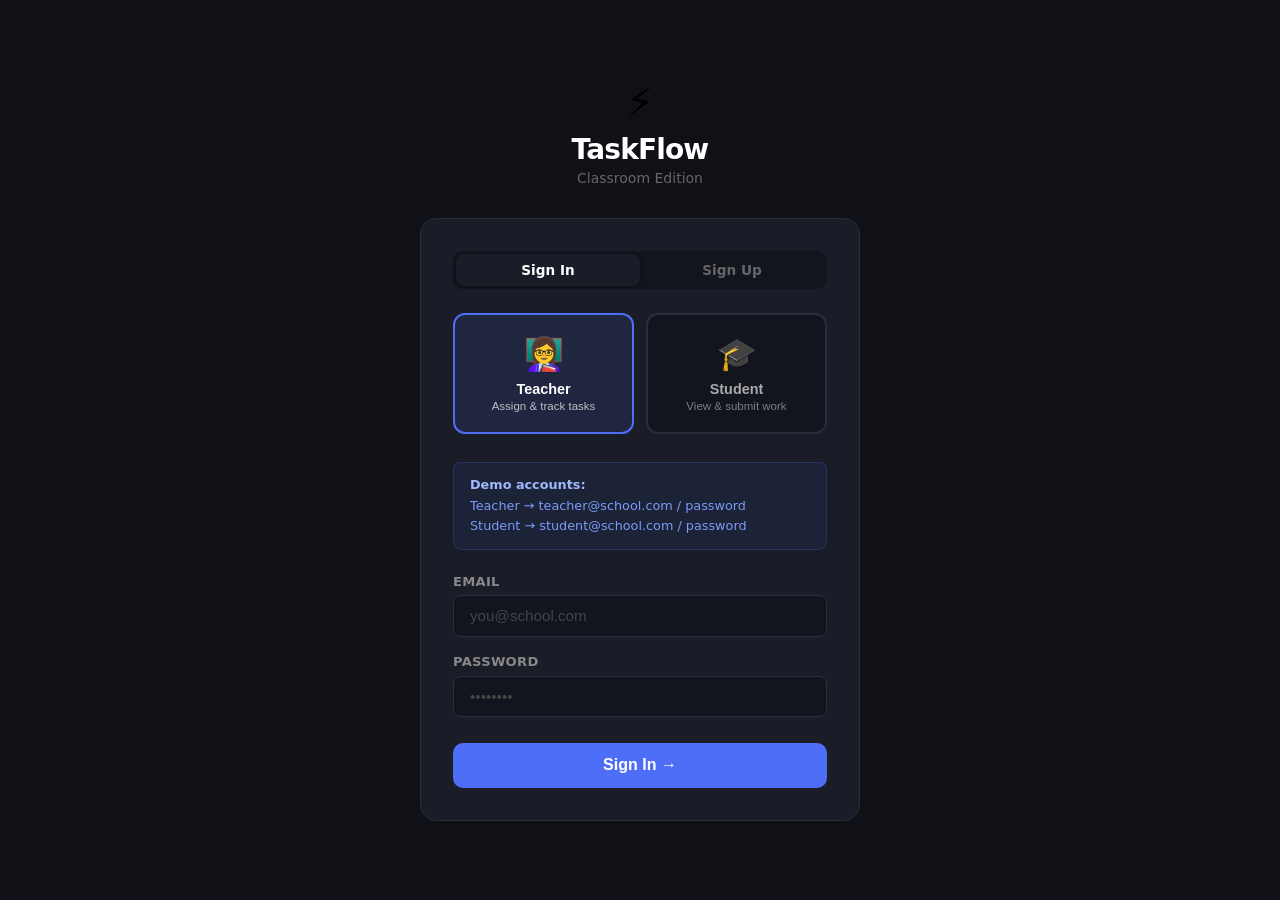
<file: index.html>
<!DOCTYPE html>
<html lang="en">
<head>
  <meta charset="UTF-8" />
  <title>TaskFlow - Dashboard</title>
  <link rel="stylesheet" href="css/style.css" />
  <link rel="stylesheet" href="css/pages.css" />
  <script>
    (function routeBeforeRender() {
      const activeUser = JSON.parse(localStorage.getItem('tf_user') || 'null');
      if (!activeUser) {
        window.location.replace('login.html');
        return;
      }
      if (activeUser.role === 'teacher') {
        window.location.replace('teacher-dashboard.html');
        return;
      }
      window.location.replace('student-dashboard.html');
    })();
  </script>
</head>
<body>
<div class="shell">

  <aside class="sidebar">
    <div class="sidebar-logo">
      <div class="logo-icon">⚡</div>
      <span class="logo-text">TaskFlow</span>
    </div>
    <div class="sidebar-section">
      <div class="sidebar-section-label">Menu</div>
      <a href="index.html" class="nav-item active">
        <span class="nav-icon">🏠</span> Dashboard
      </a>
      <a href="tasks.html" class="nav-item">
        <span class="nav-icon">✅</span> Tasks
        <span class="nav-badge" id="sidebar-task-count">0</span>
      </a>
      <a href="archive.html" class="nav-item">
        <span class="nav-icon">📦</span> Archive
      </a>
      <a href="settings.html" class="nav-item">
        <span class="nav-icon">⚙️</span> Settings
      </a>
    </div>
    <div class="sidebar-footer">
      <div class="user-card">
        <div class="avatar">JD</div>
        <div class="user-info">
          <div class="user-name">Jamie Doe</div>
          <div class="user-role">Developer</div>
        </div>
      </div>
    </div>
  </aside>

  <div class="content">
    <header class="topbar">
      <h1 class="topbar-title">Dashboard</h1>
      <div class="topbar-actions">
        <a href="tasks.html" class="btn btn-primary">+ New Task</a>
      </div>
    </header>

    <main class="page-body">
      <div class="stats-grid">
        <div class="stat-card">
          <div class="stat-label">Total Tasks</div>
          <div class="stat-value" id="dash-total">0</div>
          <div class="stat-sub">across all priorities</div>
        </div>
        <div class="stat-card green">
          <div class="stat-label">Completed</div>
          <div class="stat-value" id="dash-done">0</div>
          <div class="stat-sub">tasks finished</div>
        </div>
        <div class="stat-card yellow">
          <div class="stat-label">Pending</div>
          <div class="stat-value" id="dash-pending">0</div>
          <div class="stat-sub">still in progress</div>
        </div>
        <div class="stat-card">
          <div class="stat-label">Overall Progress</div>
          <div class="stat-value" id="dash-pct">0%</div>
          <div class="progress-wrap">
            
          </div>
        </div>
      </div>

      <div class="dashboard-grid">
        <div class="card">
          <div class="card-header">
            <span class="card-title">Recent Tasks</span>
            <a href="tasks.html" class="btn btn-ghost" style="font-size:0.78rem;padding:0.3rem 0.7rem;">View all →</a>
          </div>
          <table class="table">
            <thead>
              <tr>
                <th>Title</th><th>Priority</th><th>Due Date</th><th>Status</th>
              </tr>
            </thead>
            <tbody id="recent-tasks-body">
              <tr>
                <td colspan="4" style="text-align:center;color:var(--text-muted);padding:2rem;">
                  No tasks yet. <a href="tasks.html" style="color:var(--accent)">Create one →</a>
                </td>
              </tr>
            </tbody>
          </table>
        </div>

        <div class="card">
          <div class="card-header"><span class="card-title">Activity</span></div>
          <div class="activity-feed">
            <div class="activity-item">
              <div class="activity-dot green"></div>
              <div><div class="activity-text"><strong>Design mockups</strong> marked complete</div><div class="activity-time">2 minutes ago</div></div>
            </div>
            <div class="activity-item">
              <div class="activity-dot"></div>
              <div><div class="activity-text"><strong>API integration</strong> task created</div><div class="activity-time">18 minutes ago</div></div>
            </div>
            <div class="activity-item">
              <div class="activity-dot yellow"></div>
              <div><div class="activity-text"><strong>Sprint review</strong> due date updated</div><div class="activity-time">1 hour ago</div></div>
            </div>
            <div class="activity-item">
              <div class="activity-dot red"></div>
              <div><div class="activity-text"><strong>Bug fix #42</strong> is overdue</div><div class="activity-time">3 hours ago</div></div>
            </div>
          </div>
        </div>
      </div>
    </main>
  </div>
</div>

<div class="toast-container"></div>
<script src="js/app.js"></script>
<script src="js/ui.js"></script>
<script>
  const count = loadTasks().filter(t => !t.archived && !t.done).length;
  const badge = document.getElementById('sidebar-task-count');
  if (badge) badge.textContent = count;
</script>
</body>
</html>
</file>
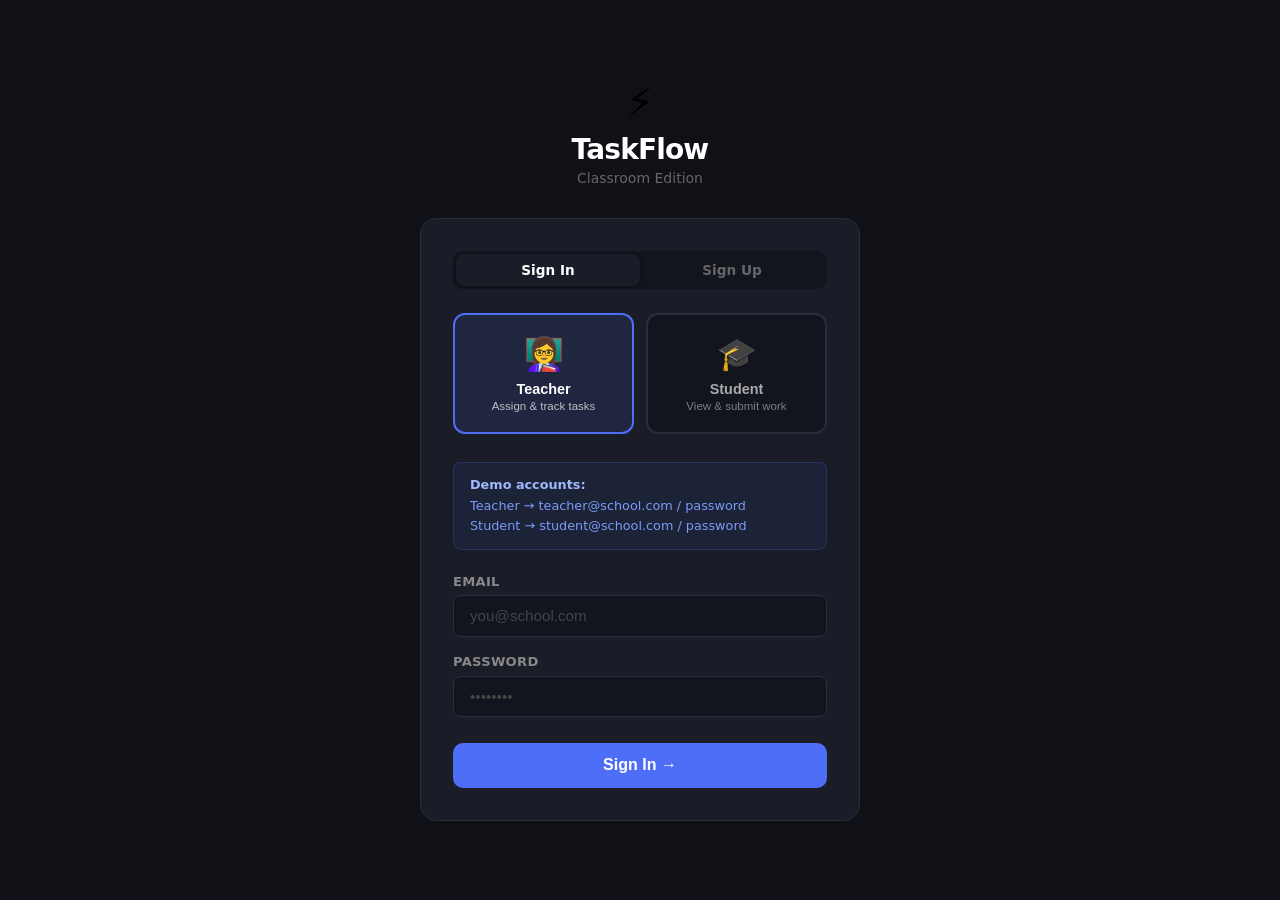
<file: login.html>
<!DOCTYPE html>
<html lang="en">
<head>
  <meta charset="UTF-8" />
  <meta name="viewport" content="width=device-width, initial-scale=1.0" />
  <title>TaskFlow – Sign In</title>
  <style>
    *{box-sizing:border-box;margin:0;padding:0}
    body{min-height:100vh;display:flex;align-items:center;justify-content:center;background:#0f1117;font-family:'Segoe UI',system-ui,sans-serif;padding:1rem}
    .wrap{width:100%;max-width:440px}
    .logo{text-align:center;margin-bottom:2rem}
    .logo-icon{font-size:2.5rem;display:block;margin-bottom:.5rem}
    .logo-text{font-size:1.75rem;font-weight:700;color:#fff;letter-spacing:-.03em}
    .logo-sub{font-size:.875rem;color:#666;margin-top:.25rem}
    .card{background:#1a1d27;border:1px solid #2a2d3a;border-radius:16px;padding:2rem}
    .mode-toggle{display:flex;background:#13151e;border-radius:10px;padding:3px;margin-bottom:1.5rem}
    .mode-btn{flex:1;text-align:center;padding:.5rem;border-radius:8px;cursor:pointer;font-size:.85rem;font-weight:600;color:#666;transition:all .18s;user-select:none}
    .mode-btn.active{background:#1a1d27;color:#fff;box-shadow:0 1px 4px rgba(0,0,0,.4)}
    .role-grid{display:grid;grid-template-columns:1fr 1fr;gap:.75rem;margin-bottom:1.75rem}
    .role-btn{border:2px solid #2a2d3a;background:#13151e;border-radius:12px;padding:1.25rem 1rem;cursor:pointer;text-align:center;transition:all .18s;color:#aaa}
    .role-btn:hover{border-color:#4f6ef7;color:#fff}
    .role-btn.active{border-color:#4f6ef7;background:rgba(79,110,247,.12);color:#fff}
    .role-icon{font-size:2rem;display:block;margin-bottom:.5rem}
    .role-label{font-size:.9rem;font-weight:600}
    .role-desc{font-size:.72rem;margin-top:.2rem;opacity:.7}
    .fg{margin-bottom:1.1rem}
    .fl{display:block;font-size:.82rem;color:#888;margin-bottom:.4rem;text-transform:uppercase;font-weight:600;letter-spacing:.02em}
    .fc{width:100%;padding:.7rem 1rem;background:#13151e;border:1px solid #2a2d3a;border-radius:8px;color:#fff;font-size:.95rem;outline:none;transition:border-color .15s}
    .fc:focus{border-color:#4f6ef7}
    .fc::placeholder{color:#444}
    .btn-main{width:100%;padding:.85rem;color:#fff;border:none;border-radius:10px;font-size:1rem;font-weight:600;cursor:pointer;margin-top:.5rem;transition:background .15s,transform .1s}
    .btn-main.blue{background:#4f6ef7}
    .btn-main.blue:hover{background:#3a56e8}
    .btn-main.green{background:#22c55e}
    .btn-main.green:hover{background:#16a34a}
    .btn-main:active{transform:scale(.98)}
    .msg{border-radius:8px;padding:.6rem .9rem;font-size:.85rem;margin-bottom:1rem;display:none}
    .msg.show{display:block}
    .msg.err{background:rgba(220,60,60,.12);border:1px solid rgba(220,60,60,.3);color:#f87171}
    .msg.ok{background:rgba(34,197,94,.1);border:1px solid rgba(34,197,94,.25);color:#4ade80}
    .demo-hint{background:rgba(79,110,247,.08);border:1px solid rgba(79,110,247,.2);border-radius:8px;padding:.75rem 1rem;margin-bottom:1.5rem;font-size:.8rem;color:#7a9af8;line-height:1.6}
    .demo-hint strong{color:#a0b8ff}
  </style>
</head>
<body>
<div class="wrap">
  <div class="logo">
    <span class="logo-icon">⚡</span>
    <div class="logo-text">TaskFlow</div>
    <div class="logo-sub">Classroom Edition</div>
  </div>
  <div class="card">
    <div class="mode-toggle">
      <div class="mode-btn active" id="btn-signin" onclick="setMode('signin')">Sign In</div>
      <div class="mode-btn"        id="btn-signup" onclick="setMode('signup')">Sign Up</div>
    </div>
    <div class="role-grid">
      <button class="role-btn active" data-role="teacher" onclick="selectRole('teacher')">
        <span class="role-icon">👩‍🏫</span>
        <div class="role-label">Teacher</div>
        <div class="role-desc">Assign &amp; track tasks</div>
      </button>
      <button class="role-btn" data-role="student" onclick="selectRole('student')">
        <span class="role-icon">🎓</span>
        <div class="role-label">Student</div>
        <div class="role-desc">View &amp; submit work</div>
      </button>
    </div>
    <div class="msg err" id="msg-err"></div>
    <div class="msg ok"  id="msg-ok"></div>
    <div class="demo-hint" id="demo-hint">
      <strong>Demo accounts:</strong><br>
      Teacher → teacher@school.com / password<br>
      Student → student@school.com / password
    </div>
    <div class="fg" id="field-name" style="display:none">
      <label class="fl">Full Name</label>
      <input class="fc" type="text" id="f-name" placeholder="Your full name" />
    </div>
    <div class="fg">
      <label class="fl">Email</label>
      <input class="fc" type="email" id="f-email" placeholder="you@school.com" />
    </div>
    <div class="fg">
      <label class="fl">Password</label>
      <input class="fc" type="password" id="f-password" placeholder="••••••••" />
    </div>
    <div class="fg" id="field-confirm" style="display:none">
      <label class="fl">Confirm Password</label>
      <input class="fc" type="password" id="f-confirm" placeholder="••••••••" />
    </div>
    <button class="btn-main blue" id="submit-btn" onclick="handleSubmit()">Sign In →</button>
  </div>
</div>
<script>
  let role = 'teacher', mode = 'signin';

  function getAccounts() {
    return JSON.parse(localStorage.getItem('tf_accounts') || 'null') || [
      { name:'Ms. Taylor',   email:'teacher@school.com', password:'password', role:'teacher' },
      { name:'Alex Johnson', email:'student@school.com', password:'password', role:'student' },
      { name:'Priya Sharma', email:'priya@school.com',   password:'password', role:'student' },
      { name:'Marcus Lee',   email:'marcus@school.com',  password:'password', role:'student' },
      { name:"Sara O'Brien", email:'sara@school.com',    password:'password', role:'student' },
    ];
  }
  function saveAccounts(a) { localStorage.setItem('tf_accounts', JSON.stringify(a)); }
  if (!localStorage.getItem('tf_accounts')) saveAccounts(getAccounts());

  function setMode(m) {
    mode = m;
    document.getElementById('btn-signin').classList.toggle('active', m==='signin');
    document.getElementById('btn-signup').classList.toggle('active', m==='signup');
    document.getElementById('field-name').style.display    = m==='signup' ? '' : 'none';
    document.getElementById('field-confirm').style.display = m==='signup' ? '' : 'none';
    document.getElementById('demo-hint').style.display     = m==='signin' ? '' : 'none';
    const btn = document.getElementById('submit-btn');
    btn.textContent = m==='signup' ? 'Create Account →' : 'Sign In →';
    btn.className   = m==='signup' ? 'btn-main green' : 'btn-main blue';
    clearMsg();
  }

  function selectRole(r) {
    role = r;
    document.querySelectorAll('.role-btn').forEach(b => b.classList.toggle('active', b.dataset.role===r));
    clearMsg();
  }

  function clearMsg() {
    document.getElementById('msg-err').classList.remove('show');
    document.getElementById('msg-ok').classList.remove('show');
  }
  function showErr(t)  { const e=document.getElementById('msg-err'); e.textContent=t; e.classList.add('show'); document.getElementById('msg-ok').classList.remove('show'); }
  function showOk(t)   { const e=document.getElementById('msg-ok');  e.textContent=t; e.classList.add('show'); document.getElementById('msg-err').classList.remove('show'); }

  function handleSubmit() { mode==='signin' ? doSignIn() : doSignUp(); }

  function doSignIn() {
    const email = document.getElementById('f-email').value.trim().toLowerCase();
    const pass  = document.getElementById('f-password').value;
    const acc   = getAccounts().find(a => a.email.toLowerCase()===email && a.password===pass && a.role===role);
    if (!acc) { showErr('Invalid email, password, or role. Please try again.'); return; }

    
    localStorage.setItem('tf_user', JSON.stringify({ role: acc.role, name: acc.name, email: acc.email }));
    window.location.href = acc.role==='teacher' ? 'teacher-dashboard.html' : 'student-dashboard.html';
  }

  function doSignUp() {
    const name    = document.getElementById('f-name').value.trim();
    const email   = document.getElementById('f-email').value.trim().toLowerCase();
    const pass    = document.getElementById('f-password').value;
    const confirm = document.getElementById('f-confirm').value;
    if (!name)               { showErr('Please enter your full name.'); return; }
    if (!email)              { showErr('Please enter your email.'); return; }
    if (pass.length < 6)     { showErr('Password must be at least 6 characters.'); return; }
    if (pass !== confirm)    { showErr('Passwords do not match.'); return; }
    const accounts = getAccounts();
    if (accounts.find(a => a.email.toLowerCase()===email)) { showErr('An account with this email already exists.'); return; }

    accounts.push({ name, email, password: pass, role });
    saveAccounts(accounts);
    showOk(`Account created! You can now sign in.`);
    setMode('signin');
    document.getElementById('f-email').value = email;
    ['f-name','f-password','f-confirm'].forEach(id => document.getElementById(id).value='');
  }

  document.addEventListener('keydown', e => { if(e.key==='Enter') handleSubmit(); });

  const u = JSON.parse(localStorage.getItem('tf_user')||'null');
  if (u) window.location.href = u.role==='teacher' ? 'teacher-dashboard.html' : 'student-dashboard.html';
</script>
</body>
</html>
</file>
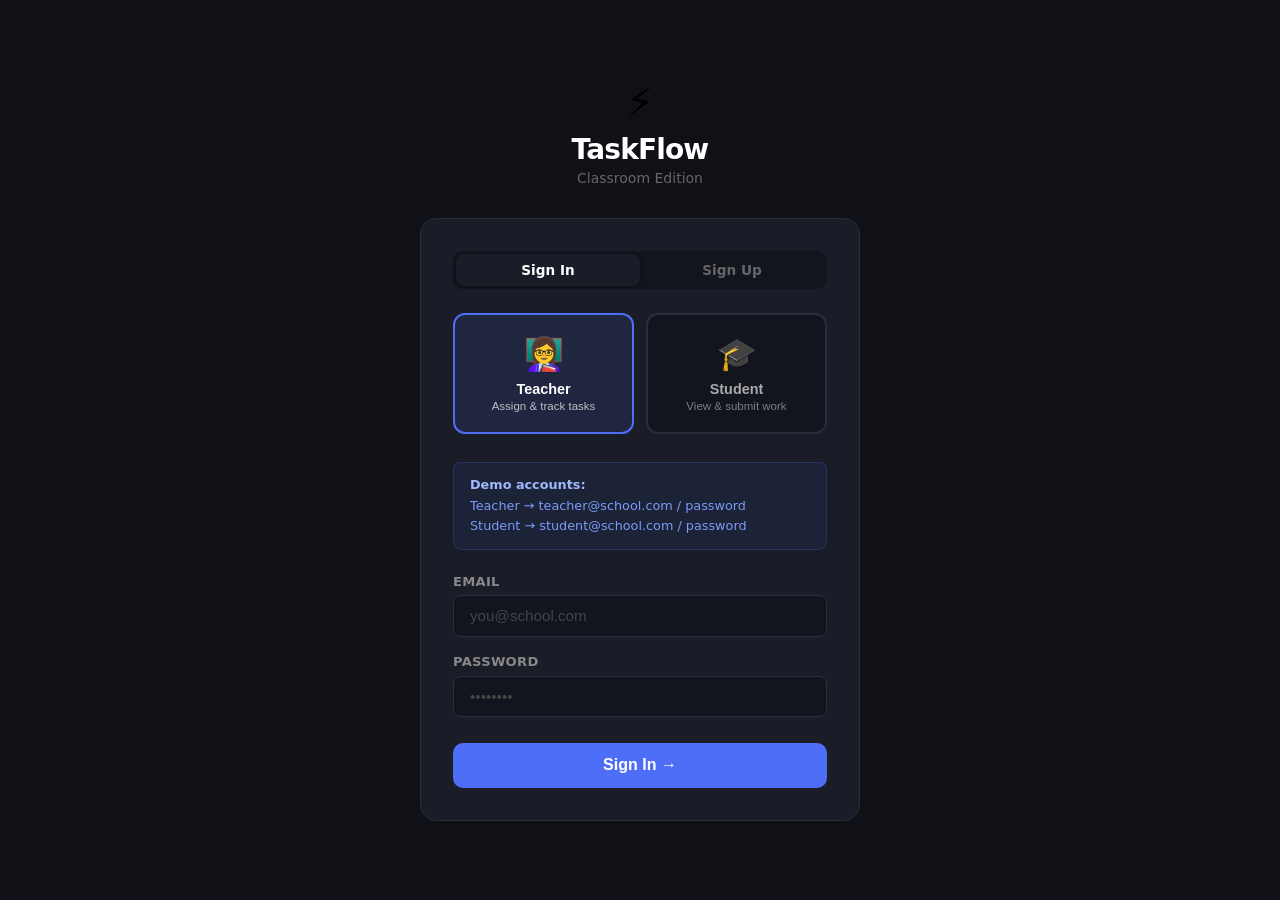
<file: student-dashboard.html>
<!DOCTYPE html>
<html lang="en">
<head>
  <meta charset="UTF-8" />
  <meta name="viewport" content="width=device-width, initial-scale=1.0" />
  <title>TaskFlow – Student Dashboard</title>
  <link rel="stylesheet" href="css/style.css" />
  <link rel="stylesheet" href="css/pages.css" />
  <style>
    .role-badge{display:inline-flex;align-items:center;gap:.4rem;background:rgba(34,197,94,.12);color:#4ade80;border:1px solid rgba(34,197,94,.25);border-radius:20px;font-size:.72rem;font-weight:600;padding:.2rem .7rem;letter-spacing:.04em;text-transform:uppercase}
    .badge{display:inline-block;padding:.2rem .6rem;border-radius:20px;font-size:.72rem;font-weight:600}
    .badge-submitted{background:rgba(34,197,94,.15);color:#4ade80}
    .badge-pending{background:rgba(234,179,8,.15);color:#facc15}
    .badge-overdue{background:rgba(239,68,68,.15);color:#f87171}
    .badge-teacher{background:rgba(79,110,247,.12);color:#7a9af8}
    .badge-own{background:rgba(168,85,247,.12);color:#c084fc}
    .tab-bar{display:flex;gap:0;border-bottom:1px solid #2a2d3a;margin-bottom:1.5rem;flex-wrap:wrap}
    .tab{padding:.6rem 1.1rem;font-size:.85rem;font-weight:600;color:#666;cursor:pointer;border-bottom:2px solid transparent;transition:all .15s}
    .tab.active{color:#4ade80;border-bottom-color:#4ade80}
    .overlay{display:none;position:fixed;inset:0;background:rgba(0,0,0,.55);z-index:100}
    .overlay.open{display:block}
    .modal{display:none;position:fixed;top:50%;left:50%;transform:translate(-50%,-50%);background:#1a1d27;border:1px solid #2a2d3a;border-radius:16px;padding:1.75rem;width:min(480px,92vw);z-index:101;max-height:90vh;overflow-y:auto}
    .modal.open{display:block}
    .modal-title{font-size:1.1rem;font-weight:700;color:#fff;margin-bottom:1.25rem}
    .modal-footer{display:flex;gap:.75rem;justify-content:flex-end;margin-top:1.5rem}
    .form-group{margin-bottom:1rem}
    .form-label{display:block;font-size:.8rem;color:#888;margin-bottom:.35rem;text-transform:uppercase;font-weight:600;letter-spacing:.03em}
    .form-control{width:100%;padding:.65rem .9rem;background:#13151e;border:1px solid #2a2d3a;border-radius:8px;color:#fff;font-size:.9rem;outline:none;transition:border-color .15s}
    .form-control:focus{border-color:#4ade80}
    .form-control::placeholder{color:#444}
    textarea.form-control{resize:vertical;min-height:70px}
    .btn{padding:.6rem 1.2rem;border-radius:8px;font-size:.88rem;font-weight:600;cursor:pointer;border:none;transition:all .15s}
    .btn-primary-green{background:#22c55e;color:#fff}
    .btn-primary-green:hover{background:#16a34a}
    .btn-ghost{background:transparent;border:1px solid #2a2d3a;color:#aaa}
    .btn-ghost:hover{color:#fff;border-color:#555}
    .btn-sm{padding:.32rem .7rem;font-size:.76rem}
    .btn-submit{background:rgba(34,197,94,.12);border:1px solid rgba(34,197,94,.25);color:#4ade80;padding:.3rem .8rem;border-radius:6px;font-size:.78rem;font-weight:600;cursor:pointer;transition:all .15s}
    .btn-submit:hover{background:rgba(34,197,94,.2)}
    .cal-header{display:flex;align-items:center;justify-content:space-between;margin-bottom:1rem;flex-wrap:wrap;gap:.5rem}
    .cal-title{font-size:1.1rem;font-weight:700;color:#fff}
    .cal-nav{display:flex;gap:.4rem}
    .cal-nav-btn{background:#1a1d27;border:1px solid #2a2d3a;color:#aaa;padding:.35rem .75rem;border-radius:7px;cursor:pointer;font-size:.82rem;transition:all .15s}
    .cal-nav-btn:hover{color:#fff;border-color:#555}
    .cal-legend{display:flex;gap:1rem;align-items:center;flex-wrap:wrap;margin-top:.4rem}
    .cal-legend-item{display:flex;align-items:center;gap:.35rem;font-size:.75rem;color:#888}
    .cal-legend-dot{width:8px;height:8px;border-radius:50%;flex-shrink:0}
    .cal-grid-wrap{overflow-x:auto}
    .cal-grid{display:grid;grid-template-columns:repeat(7,minmax(0,1fr));border-top:1px solid #2a2d3a;border-left:1px solid #2a2d3a;min-width:560px}
    .cal-dow{padding:.5rem .4rem;font-size:.72rem;font-weight:600;color:#555;text-align:center;text-transform:uppercase;letter-spacing:.05em;border-right:1px solid #2a2d3a;border-bottom:1px solid #2a2d3a;background:#111318}
    .cal-cell{border-right:1px solid #2a2d3a;border-bottom:1px solid #2a2d3a;min-height:100px;padding:.4rem;background:#111318;vertical-align:top;position:relative;transition:background .12s}
    .cal-cell.other-month{background:#0d0f17}
    .cal-cell.today{background:#141824}
    .cal-cell.today .cal-day-num{background:#4f6ef7;color:#fff;border-radius:50%;width:22px;height:22px;display:flex;align-items:center;justify-content:center}
    .cal-day-num{font-size:.78rem;color:#555;margin-bottom:.3rem;width:22px;height:22px;display:flex;align-items:center;justify-content:center}
    .cal-cell.other-month .cal-day-num{color:#333}
    .cal-event{border-radius:4px;padding:.18rem .4rem .18rem 1rem;margin-bottom:.2rem;font-size:.68rem;font-weight:600;line-height:1.3;cursor:pointer;white-space:nowrap;overflow:hidden;text-overflow:ellipsis;transition:opacity .1s;position:relative;background:transparent;border-left:none}
    .cal-event:hover{opacity:.8}
    .cal-event::before{content:'';position:absolute;left:.35rem;top:50%;transform:translateY(-50%);width:7px;height:7px;border-radius:50%;background:#666}
    .cal-event.type-teacher-high{color:#fca5a5}
    .cal-event.type-teacher-high::before{background:#ef4444}
    .cal-event.type-teacher-medium{color:#fde68a}
    .cal-event.type-teacher-medium::before{background:#eab308}
    .cal-event.type-teacher-low{color:#86efac}
    .cal-event.type-teacher-low::before{background:#22c55e}
    .cal-event.type-teacher-submitted{color:#a5b4fc;text-decoration:line-through;opacity:.6}
    .cal-event.type-teacher-submitted::before{background:#4f6ef7}
    .cal-event.type-own-completed{color:#a5b4fc;text-decoration:line-through;opacity:.7}
    .cal-event.type-own-completed::before{background:#4f6ef7}
    .cal-event.type-personal{color:#d8b4fe}
    .cal-event.type-personal::before{background:#a855f7}
    .cal-event.type-own-high{color:#fca5a5}
    .cal-event.type-own-high::before{background:#ef4444}
    .cal-event.type-own-medium{color:#fde68a}
    .cal-event.type-own-medium::before{background:#eab308}
    .cal-event.type-own-low{color:#86efac}
    .cal-event.type-own-low::before{background:#22c55e}
    .cal-popup{display:none;position:fixed;background:#1e2130;border:1px solid #2a2d3a;border-radius:10px;padding:.85rem 1rem;width:220px;z-index:200;box-shadow:0 8px 24px rgba(0,0,0,.5)}
    .cal-popup.open{display:block}
    .cal-popup-title{font-size:.88rem;font-weight:700;color:#fff;margin-bottom:.35rem}
    .cal-popup-row{font-size:.75rem;color:#888;margin-bottom:.2rem}
    .cal-popup-close{position:absolute;top:.5rem;right:.6rem;background:none;border:none;color:#555;cursor:pointer;font-size:.9rem}
    .cal-add-row{display:flex;gap:.6rem;margin-top:1rem;flex-wrap:wrap}
    .task-card{background:#1a1d27;border:1px solid #2a2d3a;border-radius:12px;padding:1rem 1.1rem;margin-bottom:.75rem;display:flex;align-items:flex-start;justify-content:space-between;gap:1rem}
    .task-card-left{flex:1;min-width:0}
    .task-card-title{font-size:.92rem;font-weight:700;color:#fff;margin-bottom:.2rem}
    .task-card-meta{font-size:.78rem;color:#666;margin-top:.35rem;display:flex;gap:.5rem;flex-wrap:wrap;align-items:center}
    .task-card-desc{font-size:.82rem;color:#777;margin-top:.3rem;line-height:1.4}
    .empty-state{text-align:center;padding:3rem 1rem;color:var(--text-muted)}
    .settings-layout{display:grid;grid-template-columns:180px 1fr;gap:1.5rem}
    @media(max-width:600px){.settings-layout{grid-template-columns:1fr}}
    .settings-nav{display:flex;flex-direction:column;gap:.3rem}
    .settings-nav-item{padding:.6rem .9rem;border-radius:8px;cursor:pointer;font-size:.85rem;color:#888;transition:all .15s;font-weight:500}
    .settings-nav-item:hover{background:rgba(255,255,255,.04);color:#ddd}
    .settings-nav-item.active{background:rgba(34,197,94,.1);color:#4ade80}
    .settings-card{background:#13151e;border:1px solid #2a2d3a;border-radius:12px;overflow:hidden;margin-bottom:1rem}
    .settings-card-header{padding:.9rem 1.1rem;border-bottom:1px solid #2a2d3a}
    .settings-card-title{font-size:.9rem;font-weight:700;color:#fff}
    .settings-card-body{padding:1rem 1.1rem;display:flex;flex-direction:column;gap:1rem}
    .settings-row{display:flex;align-items:center;justify-content:space-between;gap:1rem;padding:.5rem 0;border-bottom:1px solid #1e2130}
    .settings-row:last-child{border-bottom:none}
    .settings-row-label{font-size:.88rem;color:#ddd;font-weight:500}
    .settings-row-sub{font-size:.75rem;color:#666;margin-top:.15rem}
    .danger-zone .settings-card-header{background:rgba(239,68,68,.05)}
    .toggle{position:relative;display:inline-block;width:44px;height:24px;flex-shrink:0}
    .toggle input{opacity:0;width:0;height:0}
    .toggle-slider{position:absolute;inset:0;background:#2a2d3a;border-radius:24px;transition:.3s;cursor:pointer}
    .toggle-slider::before{content:'';position:absolute;width:18px;height:18px;left:3px;top:3px;background:#666;border-radius:50%;transition:.3s}
    .toggle input:checked+.toggle-slider{background:#22c55e}
    .toggle input:checked+.toggle-slider::before{transform:translateX(20px);background:#fff}
    .btn-danger{background:rgba(239,68,68,.15);border:1px solid rgba(239,68,68,.3);color:#f87171}
    .btn-danger:hover{background:rgba(239,68,68,.25)}
    .page-body{padding:1.5rem !important}
    .topbar-meta{display:flex;align-items:center;gap:.75rem}
    .signout-btn{background:transparent;border:1px solid #2a2d3a;color:#666;padding:.35rem .8rem;border-radius:6px;font-size:.78rem;cursor:pointer;transition:all .15s}
    .signout-btn:hover{color:#fff;border-color:#555}
  </style>
</head>
<body>
<div class="sidebar-overlay" id="sidebar-overlay"></div>
<div class="shell">

  <aside class="sidebar">
    <div class="sidebar-logo">
      <div class="logo-icon">⚡</div>
      <span class="logo-text">TaskFlow</span>
    </div>
    <div class="sidebar-section">
      <div class="sidebar-section-label">Student Menu</div>
      <a href="#" class="nav-item active" data-nav="assigned" onclick="showTab('assigned');return false;"><span class="nav-icon">🏠</span> Dashboard</a>
      <a href="#" class="nav-item" data-nav="assigned" onclick="showTab('assigned');return false;"><span class="nav-icon">📋</span> Assigned Tasks<span class="nav-badge" id="sidebar-task-count">0</span></a>
      <a href="#" class="nav-item" data-nav="schedule" onclick="showTab('schedule');return false;"><span class="nav-icon">📅</span> My Schedule</a>
      <a href="#" class="nav-item" data-nav="own" onclick="showTab('own');return false;"><span class="nav-icon">✅</span> My Tasks</a>
      <a href="#" class="nav-item" data-nav="settings" onclick="showTab('settings');return false;"><span class="nav-icon">⚙️</span> Settings</a>
    </div>
    <div class="sidebar-footer">
      <div class="user-card">
        <div class="avatar" id="sidebar-avatar">AJ</div>
        <div class="user-info">
          <div class="user-name" id="sidebar-name">Student</div>
          <div class="user-role">Student</div>
        </div>
      </div>
    </div>
  </aside>

  <div class="content">
    <header class="topbar">
      <button class="sidebar-toggle" id="sidebar-toggle">☰</button>
      <h1 class="topbar-title">Student Dashboard</h1>
      <div class="topbar-actions topbar-meta">
        <span class="role-badge">🎓 Student</span>
        <button class="signout-btn" type="button">Sign out</button>
      </div>
    </header>

    <main class="page-body">
      <div class="stats-grid" style="margin-bottom:1.75rem;">
        <div class="stat-card"><div class="stat-label">Assigned to Me</div><div class="stat-value" id="stat-total">0</div><div class="stat-sub">from teacher</div></div>
        <div class="stat-card green"><div class="stat-label">Submitted</div><div class="stat-value" id="stat-submitted">0</div><div class="stat-sub">completed</div></div>
        <div class="stat-card yellow"><div class="stat-label">Outstanding</div><div class="stat-value" id="stat-outstanding">0</div><div class="stat-sub">still to do</div></div>
        <div class="stat-card"><div class="stat-label">My Tasks</div><div class="stat-value" id="stat-own">0</div><div class="stat-sub">personal tasks</div></div>
      </div>

      <div class="tab-bar">
        <div class="tab active" id="tab-assigned" onclick="showTab('assigned')">Assigned Tasks</div>
        <div class="tab" id="tab-schedule" onclick="showTab('schedule')">My Schedule</div>
        <div class="tab" id="tab-own" onclick="showTab('own')">My Tasks</div>
        <div class="tab" id="tab-settings" onclick="showTab('settings')">⚙️ Settings</div>
      </div>

      <div id="panel-assigned"><div id="assigned-list"></div></div>

      <div id="panel-schedule" style="display:none;">
        <div class="cal-header">
          <div>
            <div class="cal-title" id="cal-month-label">April 2026</div>
            <div class="cal-legend">
              <div class="cal-legend-item"><div class="cal-legend-dot" style="background:#ef4444;"></div>High</div>
              <div class="cal-legend-item"><div class="cal-legend-dot" style="background:#eab308;"></div>Medium</div>
              <div class="cal-legend-item"><div class="cal-legend-dot" style="background:#22c55e;"></div>Low</div>
              <div class="cal-legend-item"><div class="cal-legend-dot" style="background:#4f6ef7;"></div>Submitted/Completed</div>
            </div>
          </div>
          <div class="cal-nav">
            <button class="cal-nav-btn" type="button">‹</button>
            <button class="cal-nav-btn" onclick="goToday()">Today</button>
            <button class="cal-nav-btn" type="button">›</button>
          </div>
        </div>
        <div class="cal-grid-wrap"><div class="cal-grid" id="cal-grid"></div></div>
        <div style="margin-top:1.25rem;padding:1rem;background:#1a1d27;border:1px solid #2a2d3a;border-radius:12px;">
          <div style="font-size:.82rem;font-weight:600;color:#888;text-transform:uppercase;letter-spacing:.04em;margin-bottom:.75rem;">Add Personal Event</div>
          <div class="cal-add-row">
            <input type="text" id="sc-title" class="form-control" placeholder="Event title" style="flex:2;min-width:140px;" />
            <input type="datetime-local" id="sc-time" class="form-control" style="flex:2;min-width:180px;" />
            <input type="text" id="sc-notes" class="form-control" placeholder="Notes (optional)" style="flex:2;min-width:140px;" />
            <button class="btn" style="background:#a855f7;color:#fff;flex-shrink:0;" type="button">+ Add</button>
          </div>
          <div id="sc-error" style="color:#f87171;font-size:.8rem;margin-top:.4rem;display:none;"></div>
        </div>
      </div>

      <div id="panel-own" style="display:none;">
        <div style="display:flex;justify-content:flex-end;margin-bottom:1rem;">
          <button class="btn btn-primary-green" type="button">+ Add Task</button>
        </div>
        <div id="own-list"></div>
      </div>

      <div id="panel-settings" style="display:none;">
        <div class="settings-layout">
          <nav class="settings-nav">
            <div class="settings-nav-item active" onclick="showSettingsTab('profile')">👤 Profile</div>
            <div class="settings-nav-item" onclick="showSettingsTab('notifications')">🔔 Notifications</div>
            <div class="settings-nav-item" onclick="showSettingsTab('appearance')">🎨 Appearance</div>
            <div class="settings-nav-item" onclick="showSettingsTab('data')">🗄️ Data</div>
          </nav>
          <div>
            <div class="settings-panel" id="sp-profile">
              <div class="settings-card">
                <div class="settings-card-header"><div class="settings-card-title">Profile Information</div></div>
                <div class="settings-card-body">
                  <div class="form-group" style="margin:0;"><label class="form-label">Display Name</label><input type="text" class="form-control" id="s-name" /></div>
                  <div class="form-group" style="margin:0;"><label class="form-label">Email</label><input type="email" class="form-control" id="s-email" /></div>
                  <div class="form-group" style="margin:0;"><label class="form-label">New Password</label><input type="password" class="form-control" id="s-pass" placeholder="Leave blank to keep current" /></div>
                  <div><button class="btn btn-primary-green" type="button">Save Changes</button></div>
                </div>
              </div>
            </div>
            <div class="settings-panel" id="sp-notifications" style="display:none;">
              <div class="settings-card">
                <div class="settings-card-header"><div class="settings-card-title">Notifications</div></div>
                <div class="settings-card-body">
                  <div class="settings-row"><div><div class="settings-row-label">Task Due Reminders</div><div class="settings-row-sub">Get notified when a task is due soon</div></div><label class="toggle"><input type="checkbox" checked /><span class="toggle-slider"></span></label></div>
                  <div class="settings-row"><div><div class="settings-row-label">Overdue Alerts</div><div class="settings-row-sub">Alert when tasks pass their due date</div></div><label class="toggle"><input type="checkbox" checked /><span class="toggle-slider"></span></label></div>
                </div>
              </div>
            </div>
            <div class="settings-panel" id="sp-appearance" style="display:none;">
              <div class="settings-card">
                <div class="settings-card-header"><div class="settings-card-title">Appearance</div></div>
                <div class="settings-card-body">
                  <div class="settings-row"><div><div class="settings-row-label">Compact Mode</div><div class="settings-row-sub">Reduce padding for a denser layout</div></div><label class="toggle"><input type="checkbox" /><span class="toggle-slider"></span></label></div>
                </div>
              </div>
            </div>
            <div class="settings-panel" id="sp-data" style="display:none;">
              <div class="settings-card">
                <div class="settings-card-header"><div class="settings-card-title">Data Management</div></div>
                <div class="settings-card-body">
                  <div class="settings-row"><div><div class="settings-row-label">Assigned tasks</div><div class="settings-row-sub" id="s-task-count">—</div></div></div>
                  <div class="settings-row"><div><div class="settings-row-label">Personal tasks</div><div class="settings-row-sub" id="s-own-count">—</div></div></div>
                </div>
              </div>
              <div class="settings-card danger-zone">
                <div class="settings-card-header"><div class="settings-card-title" style="color:#f87171;">⚠️ Danger Zone</div></div>
                <div class="settings-card-body">
                  <div class="settings-row"><div><div class="settings-row-label">Delete my personal tasks</div><div class="settings-row-sub">Permanently removes all your personal tasks.</div></div><button class="btn btn-danger" type="button">Delete All</button></div>
                </div>
              </div>
            </div>
          </div>
        </div>
      </div>
    </main>
  </div>
</div>

<div class="overlay" id="submit-overlay" onclick="closeSubmitModal()"></div>
<div class="modal" id="submit-modal">
  <div class="modal-title">Submit Task</div>
  <p style="color:#888;font-size:.85rem;margin-bottom:1.25rem;" id="submit-task-name"></p>
  <div class="form-group"><label class="form-label">Note (optional)</label><textarea id="submit-note" class="form-control" placeholder="Any comments for your teacher…"></textarea></div>
  <div class="modal-footer">
    <button class="btn btn-ghost" onclick="closeSubmitModal()">Cancel</button>
    <button class="btn btn-primary-green" onclick="confirmSubmit()">Submit ✓</button>
  </div>
</div>

<div class="overlay" id="own-overlay" onclick="closeOwnTaskModal()"></div>
<div class="modal" id="own-modal">
  <div class="modal-title">Add My Task</div>
  <div class="form-group"><label class="form-label">Title *</label><input type="text" id="ot-title" class="form-control" placeholder="Task title" /></div>
  <div class="form-group"><label class="form-label">Description</label><textarea id="ot-desc" class="form-control" placeholder="Details…"></textarea></div>
  <div class="form-group"><label class="form-label">Priority</label>
    <select id="ot-priority" class="form-control"><option value="high">🔴 High</option><option value="medium">🟡 Medium</option><option value="low">🟢 Low</option></select>
  </div>
  <div class="form-group"><label class="form-label">Due Date</label><input type="date" id="ot-date" class="form-control" /></div>
  <div id="ot-error" style="color:#f87171;font-size:.82rem;display:none;margin-bottom:.5rem;"></div>
  <div class="modal-footer">
    <button class="btn btn-ghost" onclick="closeOwnTaskModal()">Cancel</button>
    <button class="btn btn-primary-green" onclick="saveOwnTask()">Add Task</button>
  </div>
</div>

<div class="cal-popup" id="cal-popup">
  <button class="cal-popup-close" onclick="closePopup()">✕</button>
  <div class="cal-popup-title" id="popup-title"></div>
  <div class="cal-popup-row" id="popup-type"></div>
  <div class="cal-popup-row" id="popup-due"></div>
  <div class="cal-popup-row" id="popup-status"></div>
  <div class="cal-popup-row" id="popup-note"></div>
</div>

<div class="toast-container"></div>

<script>
  const user = JSON.parse(localStorage.getItem('tf_user')||'null');
  if (!user || user.role !== 'student') window.location.href = 'login.html';

  const STUDENT_NAME = user?.name || '';

  function signOut(){ localStorage.removeItem('tf_user'); window.location.href='login.html'; }

  document.getElementById('sidebar-name').textContent = STUDENT_NAME;
  document.getElementById('sidebar-avatar').textContent = STUDENT_NAME.split(' ').map(w=>w[0]).join('').slice(0,2).toUpperCase();

  function getAccounts()    { return JSON.parse(localStorage.getItem('tf_accounts')||'[]'); }
  function saveAccounts(a)  { localStorage.setItem('tf_accounts',JSON.stringify(a)); }
  function getAssignments() { return JSON.parse(localStorage.getItem('tf_assignments')||'[]'); }

  
  function getSubmissions() { return JSON.parse(localStorage.getItem('tf_submissions')||'[]'); }
  function saveSubmissions(a){ localStorage.setItem('tf_submissions',JSON.stringify(a)); }

  function getSchedule()    { return JSON.parse(localStorage.getItem('tf_schedule_'+STUDENT_NAME)||'[]'); }
  function saveSchedule(a)  { localStorage.setItem('tf_schedule_'+STUDENT_NAME,JSON.stringify(a)); }
  function getOwnTasks()    { return JSON.parse(localStorage.getItem('tf_own_'+STUDENT_NAME)||'[]'); }
  function saveOwnTasks(a)  { localStorage.setItem('tf_own_'+STUDENT_NAME,JSON.stringify(a)); }

  document.getElementById('sidebar-toggle')?.addEventListener('click',()=>{
    document.querySelector('.sidebar').classList.toggle('open');
    document.getElementById('sidebar-overlay').classList.toggle('open');
  });
  document.getElementById('sidebar-overlay').addEventListener('click',()=>{
    document.querySelector('.sidebar').classList.remove('open');
    document.getElementById('sidebar-overlay').classList.remove('open');
  });

  const TABS = ['assigned','schedule','own','settings'];
  function showTab(tab) {
    TABS.forEach(t=>{
      document.getElementById('panel-'+t).style.display = t===tab?'':'none';
      document.getElementById('tab-'+t).className='tab'+(t===tab?' active':'');
    });
    document.querySelectorAll('.sidebar .nav-item[data-nav]').forEach(item => {
      item.classList.toggle('active', item.dataset.nav === tab || (tab === 'assigned' && item.dataset.nav === 'assigned'));
    });
    if(tab==='schedule') renderCalendar();
    if(tab==='own')      renderOwnTasks();
    if(tab==='settings') initSettings();
  }

  
  function getMyAssignments(){
    return getAssignments().filter(a=>a.student===STUDENT_NAME);
  }

  function renderAssigned(){
    const assignments=getMyAssignments(), submissions=getSubmissions();
    const el=document.getElementById('assigned-list');
    if(!assignments.length){ el.innerHTML=`<div class="empty-state"><div style="font-size:2rem;margin-bottom:.5rem;">📋</div>No tasks assigned to you yet.</div>`; return; }
    el.innerHTML=assignments.map(a=>{
      const sub=submissions.find(s=>s.taskId==a.id&&s.studentName===STUDENT_NAME);
      const today=new Date().toISOString().split('T')[0];

      const overdue=a.dueDate&&a.dueDate<=today&&!sub;

      const bc=sub?'badge-submitted':overdue?'badge-overdue':'badge-pending';
      const bt=sub?'Submitted':overdue?'Overdue':'Pending';
      const due=a.dueDate?new Date(a.dueDate+'T00:00:00').toLocaleDateString('en-AU',{day:'numeric',month:'short',year:'numeric'}):'No due date';
      const dot={high:'🔴',medium:'🟡',low:'🟢'}[a.priority]||'';
      const teacherName = a.createdBy ? (getAccounts().find(acc=>acc.email===a.createdBy)?.name||a.createdBy) : 'Teacher';
      return `<div class="task-card">
        <div class="task-card-left">
          <div class="task-card-title">${a.title}</div>
          ${a.desc?`<div class="task-card-desc">${a.desc}</div>`:''}
          <div class="task-card-meta">
            <span class="badge badge-teacher">Teacher: ${teacherName}</span>
            ${dot} ${a.priority}
            <span>📅 ${due}</span>
            ${sub?`<span style="color:#555;font-size:.75rem;">Submitted ${new Date(sub.submittedAt).toLocaleDateString('en-AU')}</span>`:''}
          </div>
        </div>
        <div style="flex-shrink:0;">
          <span class="badge ${bc}" style="display:block;margin-bottom:.5rem;">${bt}</span>
          ${!sub?`<button class="btn-submit" onclick="openSubmitModal('${a.id}','${a.title.replace(/'/g,"\\'")}')">Submit ✓</button>`:''}
        </div>
      </div>`;
    }).join('');
  }

  let pendingSubmitId=null;
  function openSubmitModal(taskId,taskTitle){ pendingSubmitId=taskId; document.getElementById('submit-task-name').textContent=`"${taskTitle}"`; document.getElementById('submit-note').value=''; document.getElementById('submit-overlay').classList.add('open'); document.getElementById('submit-modal').classList.add('open'); }
  function closeSubmitModal(){ document.getElementById('submit-overlay').classList.remove('open'); document.getElementById('submit-modal').classList.remove('open'); pendingSubmitId=null; }
  function confirmSubmit(){
    if(!pendingSubmitId) return;
    const subs=getSubmissions();
    subs.push({ taskId:String(pendingSubmitId), studentName:STUDENT_NAME, note:document.getElementById('submit-note').value.trim(), submittedAt:new Date().toISOString() });
    saveSubmissions(subs);
    closeSubmitModal();
    renderAll();
    showToast('Task submitted!');
  }

  let calYear=new Date().getFullYear(), calMonth=new Date().getMonth();
  function changeMonth(d){
    calMonth += d;
    if (calMonth < 0) { calMonth = 11; calYear -= 1; }
    if (calMonth > 11) { calMonth = 0; calYear += 1; }
    renderCalendar();
  }
  function goToday(){ calYear=new Date().getFullYear(); calMonth=new Date().getMonth(); renderCalendar(); }

  function renderCalendar(){
    const schedule=getSchedule(), ownTasks=getOwnTasks();
    document.getElementById('cal-month-label').textContent=new Date(calYear,calMonth,1).toLocaleString('en-AU',{month:'long',year:'numeric'});
    const firstDay=new Date(calYear,calMonth,1).getDay(), daysInMonth=new Date(calYear,calMonth+1,0).getDate();
    const today=new Date(); today.setHours(0,0,0,0);
    const byDate={};
    function addEv(ds,ev){ if(!ds)return; if(!byDate[ds])byDate[ds]=[]; byDate[ds].push(ev); }

    const assignments=getAssignments().filter(a=>a.student===STUDENT_NAME);
    const submissions=getSubmissions();
    assignments.forEach(a=>{ if(!a.dueDate)return; const sub=submissions.find(s=>s.taskId==a.id&&s.studentName===STUDENT_NAME); addEv(a.dueDate,{ label:a.title, cls:sub?'type-teacher-submitted':'type-teacher-'+(a.priority||'medium'), type:'📋 Teacher task', due:a.dueDate, priority:a.priority, status:sub?'Submitted ✓':'Pending', note:a.desc }); });
    schedule.forEach(e=>{ const ds=e.time?e.time.split('T')[0]:null; if(!ds)return; const timeStr=e.time?new Date(e.time).toLocaleTimeString('en-AU',{hour:'2-digit',minute:'2-digit'}):''; addEv(ds,{ label:(timeStr?timeStr+' ':'')+e.title, cls:'type-personal', type:'📅 Personal event', due:ds, status:'', note:e.notes }); });
    ownTasks.filter(t=>t.dueDate).forEach(t=>{ addEv(t.dueDate,{ label:t.title, cls:t.done?'type-own-completed':'type-own-'+(t.priority||'medium'), type:'✅ My task', due:t.dueDate, priority:t.priority, status:t.done?'Done ✓':'Pending', note:t.desc }); });

    const DAYS=['Sun','Mon','Tue','Wed','Thu','Fri','Sat'];
    let html=DAYS.map(d=>`<div class="cal-dow">${d}</div>`).join('');
    function ds(dt){ return dt.getFullYear()+'-'+String(dt.getMonth()+1).padStart(2,'0')+'-'+String(dt.getDate()).padStart(2,'0'); }

    function cell(dayNum,dateS,other){
      let cls='cal-cell'+(other?' other-month':'');
      const dateObj = new Date(dateS + 'T00:00:00');
      if (!other && dateObj.getTime() === today.getTime()) cls += ' today';
      const evs=(byDate[dateS]||[]);
      const evHtml=evs.slice(0,3).map(ev=>`<div class="cal-event ${ev.cls}" onclick="showPopup(event,'${encodeURIComponent(JSON.stringify(ev))}')" title="${ev.label}">${ev.label}</div>`).join('')+(evs.length>3?`<div style="font-size:.65rem;color:#555;padding:.1rem .2rem;">+${evs.length-3} more</div>`:'');
      return `<div class="${cls}"><div class="cal-day-num">${dayNum}</div>${evHtml}</div>`;
    }
    for(let i=0;i<firstDay;i++){ const d=new Date(calYear,calMonth,-firstDay+i+1); html+=cell(d.getDate(),ds(d),true); }
    for(let d=1;d<=daysInMonth;d++){ const dt=new Date(calYear,calMonth,d); html+=cell(d,ds(dt),false); }
    const trailing=(firstDay+daysInMonth)%7===0?0:7-(firstDay+daysInMonth)%7;
    for(let i=1;i<=trailing;i++){ const dt=new Date(calYear,calMonth+1,i); html+=cell(i,ds(dt),true); }
    document.getElementById('cal-grid').innerHTML=html;
  }

  function showPopup(e,evJson){ e.stopPropagation(); const ev=JSON.parse(decodeURIComponent(evJson)); document.getElementById('popup-title').textContent=ev.label; document.getElementById('popup-type').textContent=ev.type||''; document.getElementById('popup-due').textContent=ev.due?'📅 Due: '+new Date(ev.due+'T00:00:00').toLocaleDateString('en-AU',{weekday:'short',day:'numeric',month:'short',year:'numeric'}):''; document.getElementById('popup-status').textContent=ev.status?'● '+ev.status:''; document.getElementById('popup-note').textContent=ev.note?'"'+ev.note+'"':''; const popup=document.getElementById('cal-popup'); popup.classList.add('open'); popup.style.left=Math.min(e.clientX,window.innerWidth-240)+'px'; popup.style.top=(e.clientY+10)+'px'; }
  function closePopup(){ document.getElementById('cal-popup').classList.remove('open'); }
  document.addEventListener('click',()=>closePopup());

  function saveScheduleEvent(){
    const title=document.getElementById('sc-title').value.trim(), time=document.getElementById('sc-time').value, err=document.getElementById('sc-error');
    if(!title||!time){ err.textContent='Title and date/time are required.'; err.style.display='block'; return; }
    err.style.display='none';
    const events=getSchedule();
    events.push({ id:Date.now(), title, time, notes:document.getElementById('sc-notes').value.trim() });
    saveSchedule(events);
    document.getElementById('sc-title').value='';
    document.getElementById('sc-time').value='';
    document.getElementById('sc-notes').value='';
    renderCalendar();
    showToast('Event added!');
  }

  function renderOwnTasks(){ const tasks=getOwnTasks(), el=document.getElementById('own-list'); if(!tasks.length){ el.innerHTML=`<div class="empty-state"><div style="font-size:2rem;margin-bottom:.5rem;">✅</div>No personal tasks yet.</div>`; return; } el.innerHTML=tasks.map(t=>{ const dot={high:'🔴',medium:'🟡',low:'🟢'}[t.priority]||'', due=t.dueDate?new Date(t.dueDate+'T00:00:00').toLocaleDateString('en-AU',{day:'numeric',month:'short'}):''; return `<div class="task-card"><div class="task-card-left"><div class="task-card-title" style="${t.done?'text-decoration:line-through;opacity:.5;':''}">${t.title}</div>${t.desc?`<div class="task-card-desc">${t.desc}</div>`:''}<div class="task-card-meta"><span class="badge badge-own">Personal</span>${dot} ${t.priority}${due?`<span>📅 ${due}</span>`:''}</div></div><div style="display:flex;flex-direction:column;gap:.4rem;flex-shrink:0;"><button class="btn btn-ghost btn-sm" onclick="toggleOwnTask('${t.id}')">${t.done?'↩ Undo':'✓ Done'}</button><button class="btn btn-ghost btn-sm" onclick="deleteOwnTask('${t.id}')">🗑</button></div></div>`; }).join(''); }
  function openOwnTaskModal(){ document.getElementById('ot-error').style.display='none'; ['ot-title','ot-desc','ot-date'].forEach(id=>document.getElementById(id).value=''); document.getElementById('ot-priority').value='high'; document.getElementById('own-overlay').classList.add('open'); document.getElementById('own-modal').classList.add('open'); }
  function closeOwnTaskModal(){ document.getElementById('own-overlay').classList.remove('open'); document.getElementById('own-modal').classList.remove('open'); }
  function saveOwnTask(){ const title=document.getElementById('ot-title').value.trim(), err=document.getElementById('ot-error'); if(!title){ err.textContent='Title is required.'; err.style.display='block'; return; } err.style.display='none'; const tasks=getOwnTasks(); tasks.push({ id:Date.now(), title, desc:document.getElementById('ot-desc').value.trim(), priority:document.getElementById('ot-priority').value, dueDate:document.getElementById('ot-date').value, done:false, createdAt:new Date().toISOString() }); saveOwnTasks(tasks); closeOwnTaskModal(); renderOwnTasks(); renderStats(); showToast('Task added!'); }
  function toggleOwnTask(id){ saveOwnTasks(getOwnTasks().map(t=>t.id==id?{...t,done:!t.done}:t)); renderOwnTasks(); }
  function deleteOwnTask(id){ saveOwnTasks(getOwnTasks().filter(t=>t.id!=id)); renderOwnTasks(); renderStats(); }

  function renderStats(){ const a=getMyAssignments(), s=getSubmissions().filter(s=>s.studentName===STUDENT_NAME); document.getElementById('stat-total').textContent=a.length; document.getElementById('stat-submitted').textContent=s.length; document.getElementById('stat-outstanding').textContent=Math.max(0,a.length-s.length); document.getElementById('stat-own').textContent=getOwnTasks().length; document.getElementById('sidebar-task-count').textContent=Math.max(0,a.length-s.length); }
  function showSettingsTab(t){
    document.querySelectorAll('.settings-panel').forEach(el=>el.style.display='none');
    document.querySelectorAll('.settings-nav-item').forEach(el=>el.classList.remove('active'));
    const activeNav = [...document.querySelectorAll('.settings-nav-item')].find(el => (el.getAttribute('onclick') || '').includes(`'${t}'`));
    if (activeNav) activeNav.classList.add('active');
    const target=document.getElementById('sp-'+t);
    if(target) target.style.display='block';
    if(t==='data'){
      document.getElementById('s-task-count').textContent=getMyAssignments().length+' tasks assigned to me';
      document.getElementById('s-own-count').textContent=getOwnTasks().length+' personal tasks';
    }
  }

  function initSettings(){
    const me=JSON.parse(localStorage.getItem('tf_user')||'{}');
    document.getElementById('s-name').value=me.name||'';
    document.getElementById('s-email').value=me.email||'';
    document.getElementById('s-pass').value='';
    document.getElementById('s-task-count').textContent=getAssignments().length+' tasks assigned';
    document.getElementById('s-own-count').textContent=getOwnTasks().length+' personal tasks';
    showSettingsTab('profile');
  }

  function saveProfile(){
    const name  = document.getElementById('s-name').value.trim();
    const email = document.getElementById('s-email').value.trim().toLowerCase();
    const pass  = document.getElementById('s-pass').value;
    if(!email){ showToast('Email cannot be empty.'); return; }
    const accounts=getAccounts(), idx=accounts.findIndex(a=>a.email===user.email);
    if(idx===-1){ showToast('Account not found.'); return; }
    accounts[idx].name=name;
    accounts[idx].email=email;
    if(pass) accounts[idx].password=pass;
    saveAccounts(accounts);
    user.name=name; user.email=email;
    localStorage.setItem('tf_user',JSON.stringify(user));
    document.getElementById('sidebar-name').textContent=name;
    document.getElementById('sidebar-avatar').textContent=name.split(' ').map(w=>w[0]).join('').slice(0,2).toUpperCase();
    showToast('Profile saved!');
  }

  function clearMyTasks(){
    if(!confirm('Delete all your personal tasks?')) return;
    saveOwnTasks([]);
    saveSchedule([]);
    renderOwnTasks();
    renderCalendar();
    renderStats();
    showToast('Personal tasks and events cleared.');
  }

  function showToast(msg){ const t=document.createElement('div'); t.className='toast show'; t.textContent=msg; document.querySelector('.toast-container').appendChild(t); setTimeout(()=>t.remove(),3000); }
  function renderAll(){ renderStats(); renderAssigned(); }
  document.querySelector('.signout-btn')?.addEventListener('click', signOut);
  document.querySelector('#panel-own .btn.btn-primary-green')?.addEventListener('click', openOwnTaskModal);
  document.querySelector('#panel-schedule .cal-nav-btn[type="button"]:first-child')?.addEventListener('click', () => changeMonth(-1));
  document.querySelector('#panel-schedule .cal-nav-btn[type="button"]:last-child')?.addEventListener('click', () => changeMonth(1));
  document.querySelector('#panel-schedule .cal-add-row button')?.addEventListener('click', saveScheduleEvent);
  const scheduleTimeInput = document.getElementById('sc-time');
  function keepDatePickerVisible() {
    if (!scheduleTimeInput) return;
    scheduleTimeInput.scrollIntoView({ behavior: 'smooth', block: 'start' });
    setTimeout(() => scheduleTimeInput.scrollIntoView({ behavior: 'smooth', block: 'start' }), 120);
  }
  scheduleTimeInput?.addEventListener('pointerdown', keepDatePickerVisible);
  scheduleTimeInput?.addEventListener('focus', keepDatePickerVisible);
  scheduleTimeInput?.addEventListener('click', keepDatePickerVisible);
  document.querySelector('#sp-profile .btn.btn-primary-green')?.addEventListener('click', saveProfile);
  document.querySelector('#sp-data .btn.btn-danger')?.addEventListener('click', clearMyTasks);
  renderAll();
  </script>
</body>
</html>
</file>
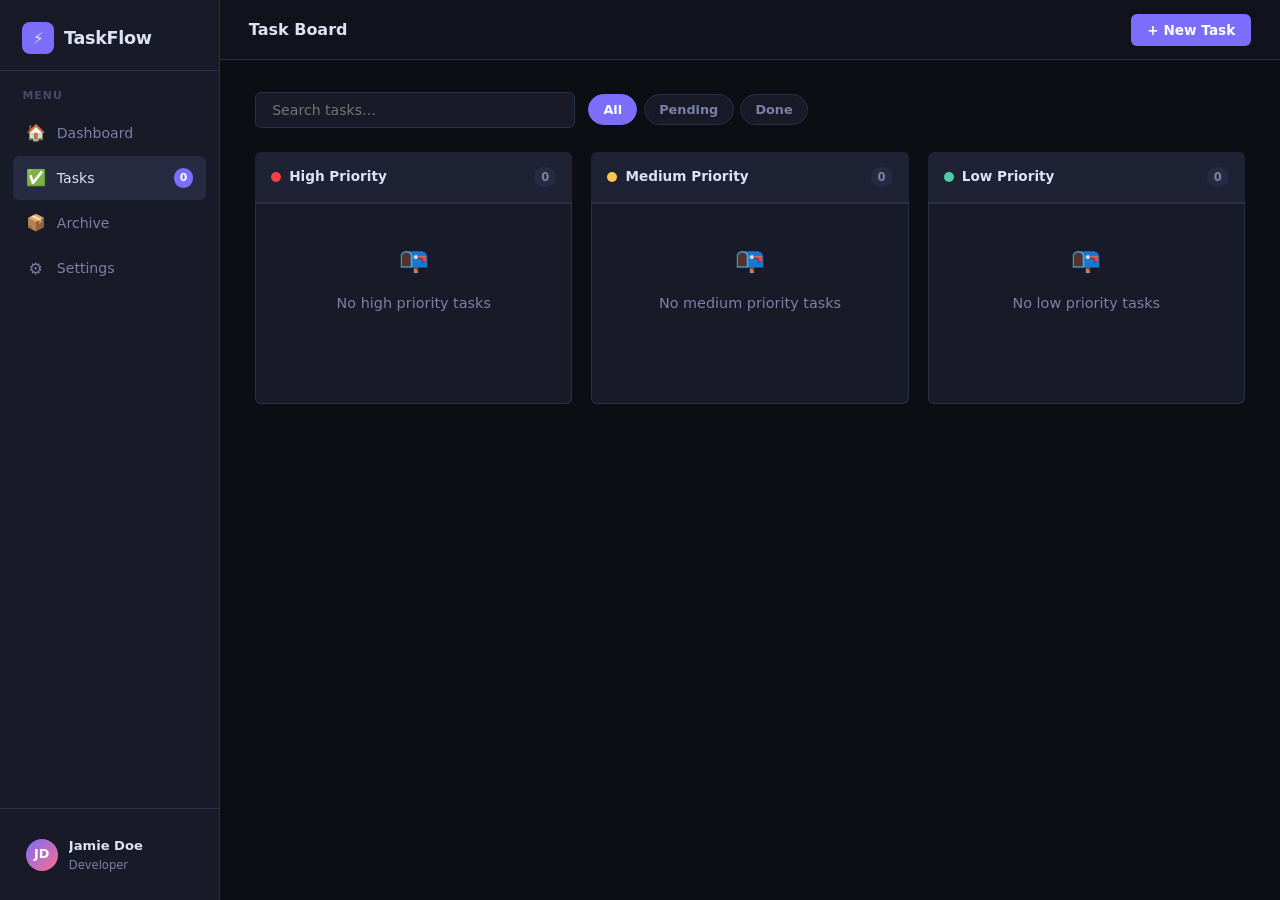
<file: tasks.html>
<!DOCTYPE html>
<html lang="en">
<head>
  <meta charset="UTF-8" />
  <title>TaskFlow – Tasks</title>
  <link rel="stylesheet" href="css/style.css" />
  <link rel="stylesheet" href="css/pages.css" />
</head>
<body>
<div class="shell">

  <aside class="sidebar">
    <div class="sidebar-logo">
      <div class="logo-icon">⚡</div>
      <span class="logo-text">TaskFlow</span>
    </div>
    <div class="sidebar-section">
      <div class="sidebar-section-label">Menu</div>
      <a href="index.html" class="nav-item">
        <span class="nav-icon">🏠</span> Dashboard
      </a>
      <a href="tasks.html" class="nav-item active">
        <span class="nav-icon">✅</span> Tasks
        <span class="nav-badge" id="sidebar-task-count">0</span>
      </a>
      <a href="archive.html" class="nav-item">
        <span class="nav-icon">📦</span> Archive
      </a>
      <a href="settings.html" class="nav-item">
        <span class="nav-icon">⚙️</span> Settings
      </a>
    </div>
    <div class="sidebar-footer">
      <div class="user-card">
        <div class="avatar">JD</div>
        <div class="user-info">
          <div class="user-name">Jamie Doe</div>
          <div class="user-role">Developer</div>
        </div>
      </div>
    </div>
  </aside>

  <div class="content">
    <header class="topbar">
      <h1 class="topbar-title">Task Board</h1>
      <div class="topbar-actions">
        <button class="btn btn-primary" id="btn-new-task">+ New Task</button>
      </div>
    </header>

    <main class="page-body" id="task-board">
      <div class="tasks-controls">
        <input type="text" id="task-search" class="search-box" placeholder="Search tasks…" />
        <div class="filter-group">
          <button class="filter-pill active" data-filter="all">All</button>
          <button class="filter-pill" data-filter="pending">Pending</button>
          <button class="filter-pill" data-filter="done">Done</button>
        </div>
      </div>

      <div class="board">
        <div>
          <div class="col-header">
            <div class="col-header-left"><span class="col-dot high"></span> High Priority</div>
            <span class="col-count" data-col-count="high">0</span>
          </div>
          <div class="col-body" id="col-high"></div>
        </div>
        <div>
          <div class="col-header">
            <div class="col-header-left"><span class="col-dot medium"></span> Medium Priority</div>
            <span class="col-count" data-col-count="medium">0</span>
          </div>
          <div class="col-body" id="col-medium"></div>
        </div>
        <div>
          <div class="col-header">
            <div class="col-header-left"><span class="col-dot low"></span> Low Priority</div>
            <span class="col-count" data-col-count="low">0</span>
          </div>
          <div class="col-body" id="col-low"></div>
        </div>
      </div>
    </main>
  </div>
</div>

<div class="overlay" id="task-overlay"></div>
<div class="modal" id="task-modal">
  <div class="modal-header">
    <h2 class="modal-title">New Task</h2>
    <button class="modal-close" id="modal-cancel">✕</button>
  </div>
  <div class="form-group">
    <label class="form-label">Title <span class="req">*</span></label>
    <input type="text" id="f-title" class="form-control" placeholder="What needs to be done?" />
  </div>
  <div class="form-group">
    <label class="form-label">Description</label>
    <textarea id="f-desc" class="form-control" placeholder="Optional details…"></textarea>
  </div>
  <div class="form-group">
    <label class="form-label">Priority <span class="req">*</span></label>
    <select id="f-priority" class="form-control">
      <option value="">— Select priority —</option>
      <option value="high">🔴 High</option>
      <option value="medium">🟡 Medium</option>
      <option value="low">🟢 Low</option>
    </select>
  </div>
  <div class="form-group">
    <label class="form-label">Due Date</label>
    <input type="date" id="f-date" class="form-control" />
  </div>
  <div class="modal-footer">
    <button class="btn btn-ghost" id="modal-cancel-2">Cancel</button>
    <button class="btn btn-primary" id="save-task">Add Task</button>
  </div>
</div>

<div class="toast-container"></div>
<script src="js/app.js"></script>
<script src="js/ui.js"></script>
<script>
  const count = loadTasks().filter(t => !t.archived && !t.done).length;
  const badge = document.getElementById('sidebar-task-count');
  if (badge) badge.textContent = count;
</script>
</body>
</html>
</file>
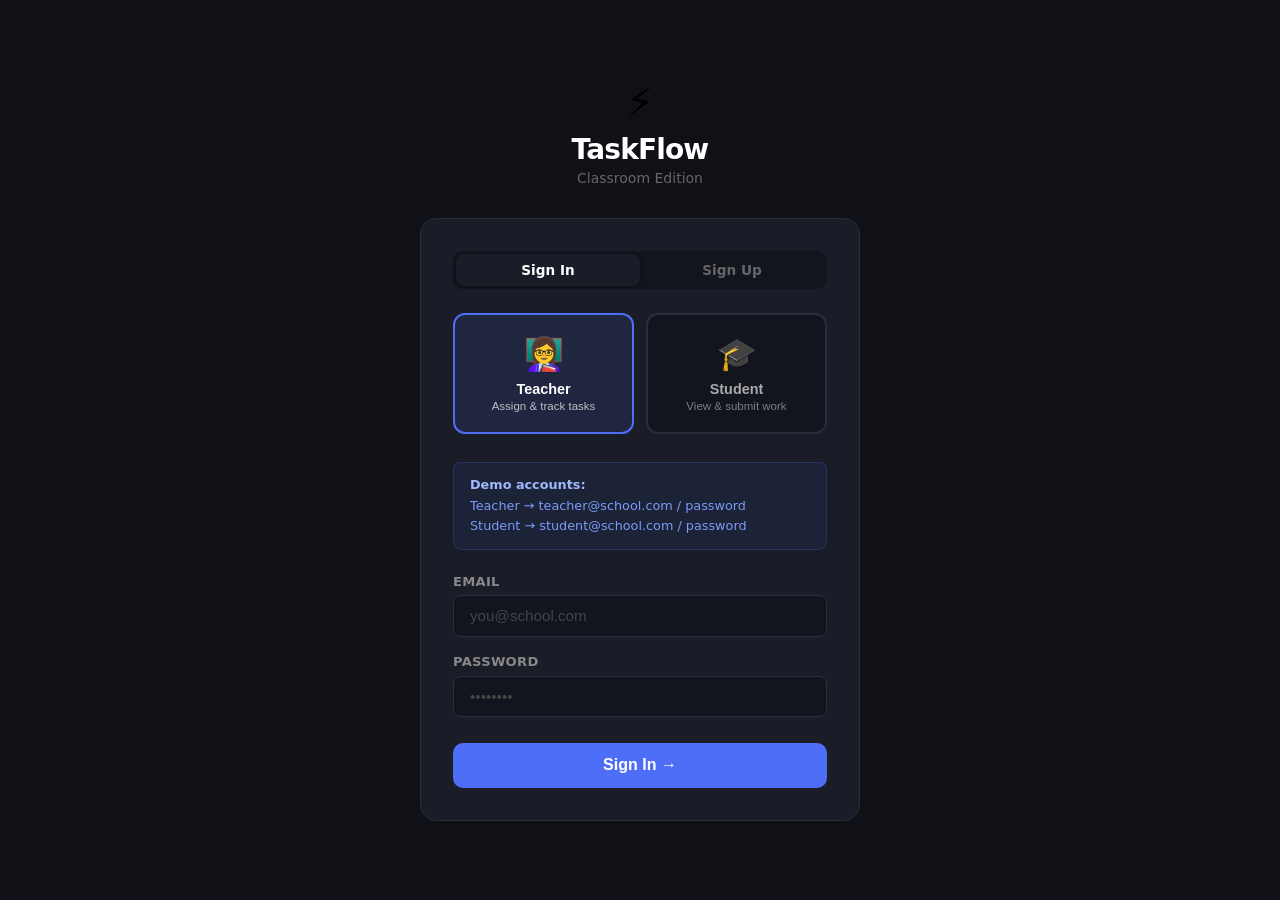
<file: teacher-dashboard.html>
<!DOCTYPE html>
<html lang="en">
<head>
  <meta charset="UTF-8" />
  <meta name="viewport" content="width=device-width, initial-scale=1.0" />
  <title>TaskFlow – Teacher Dashboard</title>
  <link rel="stylesheet" href="css/style.css" />
  <link rel="stylesheet" href="css/pages.css" />
  <style>
    .role-badge{display:inline-flex;align-items:center;gap:.4rem;background:rgba(79,110,247,.15);color:#7a9af8;border:1px solid rgba(79,110,247,.25);border-radius:20px;font-size:.72rem;font-weight:600;padding:.2rem .7rem;letter-spacing:.04em;text-transform:uppercase}
    .submission-row{cursor:pointer;transition:background .1s}
    .submission-row:hover td{background:rgba(255,255,255,.02)}
    .badge{display:inline-block;padding:.2rem .6rem;border-radius:20px;font-size:.72rem;font-weight:600}
    .badge-submitted{background:rgba(34,197,94,.15);color:#4ade80}
    .badge-pending{background:rgba(234,179,8,.15);color:#facc15}
    .badge-overdue{background:rgba(239,68,68,.15);color:#f87171}
    .overlay{display:none;position:fixed;inset:0;background:rgba(0,0,0,.55);z-index:100}
    .overlay.open{display:block}
    .modal{display:none;position:fixed;top:50%;left:50%;transform:translate(-50%,-50%);background:#1a1d27;border:1px solid #2a2d3a;border-radius:16px;padding:1.75rem;width:min(520px,92vw);z-index:101;max-height:90vh;overflow-y:auto}
    .modal.open{display:block}
    .modal-title{font-size:1.1rem;font-weight:700;color:#fff;margin-bottom:1.25rem}
    .modal-footer{display:flex;gap:.75rem;justify-content:flex-end;margin-top:1.5rem}
    .form-group{margin-bottom:1rem}
    .form-label{display:block;font-size:.8rem;color:#888;margin-bottom:.35rem;text-transform:uppercase;font-weight:600;letter-spacing:.03em}
    .form-control{width:100%;padding:.65rem .9rem;background:#13151e;border:1px solid #2a2d3a;border-radius:8px;color:#fff;font-size:.9rem;outline:none;transition:border-color .15s}
    .form-control:focus{border-color:#4f6ef7}
    .form-control::placeholder{color:#444}
    textarea.form-control{resize:vertical;min-height:80px}
    .btn{padding:.6rem 1.2rem;border-radius:8px;font-size:.88rem;font-weight:600;cursor:pointer;border:none;transition:all .15s}
    .btn-primary{background:#4f6ef7;color:#fff}
    .btn-primary:hover{background:#3a56e8}
    .btn-ghost{background:transparent;border:1px solid #2a2d3a;color:#aaa}
    .btn-ghost:hover{color:#fff;border-color:#555}
    .btn-sm{padding:.35rem .75rem;font-size:.78rem}
    .student-checklist{display:flex;flex-direction:column;gap:.4rem;max-height:180px;overflow-y:auto;background:#13151e;border:1px solid #2a2d3a;border-radius:8px;padding:.6rem}
    .student-check-item{display:flex;align-items:center;gap:.6rem;padding:.3rem .4rem;border-radius:6px;cursor:pointer;transition:background .1s}
    .student-check-item:hover{background:rgba(255,255,255,.04)}
    .student-check-item input{accent-color:#4f6ef7;width:15px;height:15px;cursor:pointer}
    .student-check-item label{font-size:.88rem;color:#ddd;cursor:pointer;flex:1}
    .check-all-row{display:flex;align-items:center;gap:.6rem;padding:.3rem .4rem;border-bottom:1px solid #2a2d3a;margin-bottom:.3rem}
    .check-all-row input{accent-color:#4f6ef7;width:15px;height:15px;cursor:pointer}
    .check-all-row label{font-size:.82rem;color:#888;cursor:pointer;font-weight:600;text-transform:uppercase;letter-spacing:.04em}
    .detail-panel{background:#13151e;border:1px solid #2a2d3a;border-radius:12px;padding:1.25rem;margin-top:1rem;display:none}
    .detail-panel.open{display:block}
    .detail-title{font-size:.9rem;font-weight:700;color:#fff;margin-bottom:.75rem}
    .student-submission{display:flex;align-items:center;justify-content:space-between;padding:.6rem 0;border-bottom:1px solid #1e2130}
    .student-submission:last-child{border-bottom:none}
    .student-name{font-size:.88rem;color:#ddd}
    .student-submitted-at{font-size:.75rem;color:#555}
    .tab-bar{display:flex;gap:0;border-bottom:1px solid #2a2d3a;margin-bottom:1.5rem}
    .tab{padding:.6rem 1.1rem;font-size:.85rem;font-weight:600;color:#666;cursor:pointer;border-bottom:2px solid transparent;transition:all .15s}
    .tab.active{color:#4f6ef7;border-bottom-color:#4f6ef7}
    .page-body{padding:1.5rem !important}
    .topbar-meta{display:flex;align-items:center;gap:.75rem}
    .signout-btn{background:transparent;border:1px solid #2a2d3a;color:#666;padding:.35rem .8rem;border-radius:6px;font-size:.78rem;cursor:pointer;transition:all .15s}
    .signout-btn:hover{color:#fff;border-color:#555}
  </style>
</head>
<body>
<div class="sidebar-overlay" id="sidebar-overlay"></div>
<div class="shell">

  <aside class="sidebar">
    <div class="sidebar-logo">
      <div class="logo-icon">⚡</div>
      <span class="logo-text">TaskFlow</span>
    </div>
    <div class="sidebar-section">
      <div class="sidebar-section-label">Teacher Menu</div>
      <a href="#" class="nav-item active" data-nav="assigned" onclick="showTab('assigned');return false;">
        <span class="nav-icon">🏠</span> Dashboard
      </a>
      <a href="#" class="nav-item" data-nav="assigned" onclick="showTab('assigned');return false;">
        <span class="nav-icon">📋</span> Assigned Tasks
        <span class="nav-badge" id="sidebar-task-count">0</span>
      </a>
      <a href="#" class="nav-item" data-nav="submissions" onclick="showTab('submissions');return false;">
        <span class="nav-icon">📬</span> Submissions
      </a>
      <a href="#" class="nav-item" data-nav="settings" onclick="showTab('settings');return false;">
        <span class="nav-icon">⚙️</span> Settings
      </a>
    </div>
    <div class="sidebar-footer">
      <div class="user-card">
        <div class="avatar" id="sidebar-avatar">MT</div>
        <div class="user-info">
          <div class="user-name" id="sidebar-name">Ms. Taylor</div>
          <div class="user-role">Teacher</div>
        </div>
      </div>
    </div>
  </aside>

  <div class="content">
    <header class="topbar">
      <button class="sidebar-toggle" id="sidebar-toggle">☰</button>
      <h1 class="topbar-title">Teacher Dashboard</h1>
      <div class="topbar-actions topbar-meta">
        <span class="role-badge">👩‍🏫 Teacher</span>
        <button class="btn btn-primary" type="button">+ Assign Task</button>
        <button class="signout-btn" type="button">Sign out</button>
      </div>
    </header>

    <main class="page-body">
      <div class="stats-grid" style="margin-bottom:1.75rem;">
        <div class="stat-card">
          <div class="stat-label">Total Assigned</div>
          <div class="stat-value" id="stat-total">0</div>
          <div class="stat-sub">tasks to students</div>
        </div>
        <div class="stat-card green">
          <div class="stat-label">Submitted</div>
          <div class="stat-value" id="stat-submitted">0</div>
          <div class="stat-sub">completed by students</div>
        </div>
        <div class="stat-card yellow">
          <div class="stat-label">Pending</div>
          <div class="stat-value" id="stat-pending">0</div>
          <div class="stat-sub">awaiting submission</div>
        </div>
        <div class="stat-card">
          <div class="stat-label">Submission Rate</div>
          <div class="stat-value" id="stat-rate">0%</div>
          <div class="progress-wrap"><div class="progress-fill" id="stat-bar"></div></div>
        </div>
      </div>

      <div class="tab-bar">
        <div class="tab active" id="tab-assigned"    onclick="showTab('assigned')">Assigned Tasks</div>
        <div class="tab"        id="tab-submissions" onclick="showTab('submissions')">Submissions</div>
        <div class="tab"        id="tab-settings"     onclick="showTab('settings')">⚙️ Settings</div>
      </div>

      <div id="panel-assigned">
        <div style="margin-bottom:1rem;">
          <input type="text" id="teacher-search" class="search-box" placeholder="Search tasks…" oninput="renderAssigned()" style="max-width:280px;" />
        </div>
        <div class="card" style="padding:0;overflow:hidden;">
          <table class="table" style="margin:0;">
            <thead>
              <tr><th>Task</th><th>Assigned To</th><th>Priority</th><th>Due Date</th><th>Status</th><th></th></tr>
            </thead>
            <tbody id="assigned-table-body">
              <tr><td colspan="6" style="text-align:center;color:var(--text-muted);padding:2rem;">No tasks assigned yet.</td></tr>
            </tbody>
          </table>
        </div>
        <div class="detail-panel" id="detail-panel">
          <div class="detail-title" id="detail-title">Submissions for: —</div>
          <div id="detail-body"></div>
        </div>
      </div>

      <div id="panel-submissions" style="display:none;">
        <div class="card" style="padding:0;overflow:hidden;">
          <table class="table" style="margin:0;">
            <thead>
              <tr><th>Student</th><th>Task</th><th>Priority</th><th>Submitted At</th><th>Note</th></tr>
            </thead>
            <tbody id="submissions-table-body">
              <tr><td colspan="5" style="text-align:center;color:var(--text-muted);padding:2rem;">No submissions yet.</td></tr>
            </tbody>
          </table>
        </div>
      </div>

      
      <div id="panel-settings" style="display:none;">
        <div style="display:grid;grid-template-columns:180px 1fr;gap:1.5rem;">
          <nav style="display:flex;flex-direction:column;gap:.3rem;">
            <div style="padding:.6rem .9rem;border-radius:8px;cursor:pointer;font-size:.85rem;color:#4f6ef7;background:rgba(79,110,247,.1);font-weight:500;" onclick="showSettingTab('profile')">👤 Profile</div>
            <div style="padding:.6rem .9rem;border-radius:8px;cursor:pointer;font-size:.85rem;color:#888;font-weight:500;" onclick="showSettingTab('notifications')">🔔 Notifications</div>
            <div style="padding:.6rem .9rem;border-radius:8px;cursor:pointer;font-size:.85rem;color:#888;font-weight:500;" onclick="showSettingTab('appearance')">🎨 Appearance</div>
            <div style="padding:.6rem .9rem;border-radius:8px;cursor:pointer;font-size:.85rem;color:#888;font-weight:500;" onclick="showSettingTab('data')">🗄️ Data</div>
          </nav>
          <div>
            <div id="tp-profile" style="background:#13151e;border:1px solid #2a2d3a;border-radius:12px;overflow:hidden;margin-bottom:1rem;">
              <div style="padding:.9rem 1.1rem;border-bottom:1px solid #2a2d3a;font-size:.9rem;font-weight:700;color:#fff;">Profile Information</div>
              <div style="padding:1rem 1.1rem;display:flex;flex-direction:column;gap:1rem;">
                <div><label style="display:block;font-size:.8rem;color:#888;margin-bottom:.35rem;text-transform:uppercase;font-weight:600;">Display Name</label><input type="text" class="form-control" id="t-name" /></div>
                <div><label style="display:block;font-size:.8rem;color:#888;margin-bottom:.35rem;text-transform:uppercase;font-weight:600;">Email</label><input type="email" class="form-control" id="t-email" /></div>
                <div><label style="display:block;font-size:.8rem;color:#888;margin-bottom:.35rem;text-transform:uppercase;font-weight:600;">New Password</label><input type="password" class="form-control" id="t-pass" placeholder="Leave blank to keep current" /></div>
                <div><button class="btn btn-primary" type="button">Save Changes</button></div>
              </div>
            </div>
            <div id="tp-notifications" style="display:none;background:#13151e;border:1px solid #2a2d3a;border-radius:12px;overflow:hidden;margin-bottom:1rem;">
              <div style="padding:.9rem 1.1rem;border-bottom:1px solid #2a2d3a;font-size:.9rem;font-weight:700;color:#fff;">Notifications</div>
              <div style="padding:1rem 1.1rem;font-size:.85rem;color:#888;">Notification settings coming soon.</div>
            </div>
            <div id="tp-appearance" style="display:none;background:#13151e;border:1px solid #2a2d3a;border-radius:12px;overflow:hidden;margin-bottom:1rem;">
              <div style="padding:.9rem 1.1rem;border-bottom:1px solid #2a2d3a;font-size:.9rem;font-weight:700;color:#fff;">Appearance</div>
              <div style="padding:1rem 1.1rem;font-size:.85rem;color:#888;">Appearance settings coming soon.</div>
            </div>
            <div id="tp-data" style="display:none;background:#13151e;border:1px solid #2a2d3a;border-radius:12px;overflow:hidden;">
              <div style="padding:.9rem 1.1rem;border-bottom:1px solid #2a2d3a;font-size:.9rem;font-weight:700;color:#fff;">Data Management</div>
              <div style="padding:1rem 1.1rem;">
                <div style="font-size:.85rem;color:#888;margin-bottom:.5rem;" id="t-task-count">—</div>
                <div style="font-size:.85rem;color:#888;margin-bottom:1rem;" id="t-student-count">—</div>
              </div>
            </div>
          </div>
        </div>
      </div>
    </main>
  </div>
</div>


<div class="overlay" id="assign-overlay" onclick="closeAssignModal()"></div>
<div class="modal" id="assign-modal">
  <div class="modal-title">Assign New Task</div>
  <div class="form-group">
    <label class="form-label">Task Title <span style="color:#f87171">*</span></label>
    <input type="text" id="at-title" class="form-control" placeholder="e.g. Chapter 5 Reading" />
  </div>
  <div class="form-group">
    <label class="form-label">Description</label>
    <textarea id="at-desc" class="form-control" placeholder="Instructions or details…"></textarea>
  </div>
  <div class="form-group">
    <label class="form-label">Assign To <span style="color:#f87171">*</span></label>
    <div class="student-checklist" id="student-checklist">
      <div class="check-all-row">
        <input type="checkbox" id="check-all" onchange="toggleAllStudents(this.checked)" />
        <label for="check-all">All Students</label>
      </div>
    </div>
  </div>
  <div class="form-group">
    <label class="form-label">Priority <span style="color:#f87171">*</span></label>
    <select id="at-priority" class="form-control">
      <option value="">— Select priority —</option>
      <option value="high">🔴 High</option>
      <option value="medium">🟡 Medium</option>
      <option value="low">🟢 Low</option>
    </select>
  </div>
  <div class="form-group">
    <label class="form-label">Due Date</label>
    <input type="date" id="at-date" class="form-control" />
  </div>
  <div id="assign-error" style="color:#f87171;font-size:.82rem;display:none;margin-bottom:.5rem;"></div>
  <div class="modal-footer">
    <button class="btn btn-ghost" onclick="closeAssignModal()">Cancel</button>
    <button class="btn btn-primary" type="button">Assign Task</button>
  </div>
</div>

<div class="toast-container"></div>

<script>
  
  
  const user = JSON.parse(localStorage.getItem('tf_user')||'null');
  if (!user || user.role !== 'teacher') window.location.href = 'login.html';

  function signOut(){ localStorage.removeItem('tf_user'); window.location.href='login.html'; }


  function getAccounts()    { return JSON.parse(localStorage.getItem('tf_accounts')||'[]'); }
  function saveAccounts(a)  { localStorage.setItem('tf_accounts',JSON.stringify(a)); }
  function getStudents()    { return getAccounts().filter(a=>a.role==='student'); }
  function getAssignments() { return JSON.parse(localStorage.getItem('tf_assignments')||'[]'); }
  function saveAssignments(a){ localStorage.setItem('tf_assignments',JSON.stringify(a)); }

  
  
  function getSubmissions() {
    const current = JSON.parse(localStorage.getItem('tf_submissions') || '[]');
    if (current.length) return current;
    return JSON.parse(localStorage.getItem('tf_submisions') || '[]');
  }
  function displayStudentName(name) {
    return name.split(' ').map(part => part.charAt(0).toUpperCase() + part.slice(1)).join(' ');
  }

  document.getElementById('sidebar-toggle')?.addEventListener('click',()=>{
    document.querySelector('.sidebar').classList.toggle('open');
    document.getElementById('sidebar-overlay').classList.toggle('open');
  });
  document.getElementById('sidebar-overlay').addEventListener('click',()=>{
    document.querySelector('.sidebar').classList.remove('open');
    document.getElementById('sidebar-overlay').classList.remove('open');
  });

  const TABS = ['assigned','submissions','settings'];
  function showTab(tab) {
    TABS.forEach(t=>{
      document.getElementById('panel-'+t).style.display = t===tab?'':'none';
      document.getElementById('tab-'+t).className='tab'+(t===tab?' active':'');
    });
    document.querySelectorAll('.sidebar .nav-item[data-nav]').forEach(item => {
      item.classList.toggle('active', item.dataset.nav === tab || (tab === 'assigned' && item.dataset.nav === 'assigned'));
    });
    if(tab==='submissions') renderSubmissions();
    if(tab==='settings')    initTeacherSettings();
  }

  function showSettingTab(t){
    document.querySelectorAll('#panel-settings nav > div').forEach(el => {
      el.style.color = '#888';
      el.style.background = 'transparent';
    });
    const activeNav = [...document.querySelectorAll('#panel-settings nav > div')].find(el => (el.getAttribute('onclick') || '').includes(`'${t}'`));
    if (activeNav) {
      activeNav.style.color = '#4f6ef7';
      activeNav.style.background = 'rgba(79,110,247,.1)';
    }
    ['profile','notifications','appearance','data'].forEach(id=>{
      const el=document.getElementById('tp-'+id);
      if(el) el.style.display=id===t?'block':'none';
    });
    if(t==='data'){
      document.getElementById('t-task-count').textContent=getAssignments().filter(a=>a.createdBy===user.email).length+' tasks assigned';
      document.getElementById('t-student-count').textContent=getStudents().length+' registered students';
    }
  }

  function initTeacherSettings(){
    document.getElementById('t-name').value = user.name || '';
    document.getElementById('t-email').value = user.email || '';
    document.getElementById('t-pass').value = '';
    document.getElementById('t-task-count').textContent = getAssignments().filter(a=>a.createdBy===user.email).length + ' tasks assigned';
    document.getElementById('t-student-count').textContent = getStudents().length + ' registered students';
    showSettingTab('profile');
  }

  function saveTeacherProfile(){
    const name  = document.getElementById('t-name').value.trim();
    const email = document.getElementById('t-email').value.trim().toLowerCase();
    const pass  = document.getElementById('t-pass').value;
    if(!name)  { showToast('Name cannot be empty.'); return; }
    if(!email) { showToast('Email cannot be empty.'); return; }
    const accounts=getAccounts(), idx=accounts.findIndex(a=>a.email===user.email);
    if(idx===-1){ showToast('Account not found.'); return; }
    accounts[idx].name=name;
    accounts[idx].email=email;
    if(pass) accounts[idx].password=pass;
    saveAccounts(accounts);
    user.name=name; user.email=email;
    localStorage.setItem('tf_user',JSON.stringify(user));
    document.getElementById('sidebar-name').textContent=name;
    document.getElementById('sidebar-avatar').textContent=name.split(' ').map(w=>w[0]).join('').slice(0,2).toUpperCase();
    showToast('Profile saved!');
  }

  
  
  
  function buildStudentChecklist() {
    const students = getStudents();
    const list = document.getElementById('student-checklist');
    list.querySelectorAll('.student-check-item').forEach(el=>el.remove());
    students.forEach(s => {
      const div = document.createElement('div');
      div.className = 'student-check-item';
      const displayName = displayStudentName(s.name);
      div.innerHTML = `<input type="checkbox" id="sc-${s.email}" value="${s.name}" />
        <label for="sc-${s.email}">${displayName} <span style="color:#555;font-size:.75rem;">(${s.email})</span></label>`;
      list.appendChild(div);
    });
    document.getElementById('check-all').checked = false;
  }

  function toggleAllStudents(checked) {
    document.querySelectorAll('#student-checklist .student-check-item input').forEach(cb=>cb.checked=checked);
  }

  function getSelectedStudents() {
    return [...document.querySelectorAll('#student-checklist .student-check-item input:checked')].map(cb=>cb.value);
  }

  function openAssignModal() {
    buildStudentChecklist();
    document.getElementById('assign-overlay').classList.add('open');
    document.getElementById('assign-modal').classList.add('open');
  }
  function closeAssignModal() {
    document.getElementById('assign-overlay').classList.remove('open');
    document.getElementById('assign-modal').classList.remove('open');
    ['at-title','at-desc','at-priority','at-date'].forEach(id=>document.getElementById(id).value='');
    document.getElementById('assign-error').style.display='none';
    document.getElementById('check-all').checked=false;
    document.querySelectorAll('#student-checklist .student-check-item input').forEach(cb=>cb.checked=false);
  }

  function saveAssignment() {
    const title    = document.getElementById('at-title').value.trim();
    const priority = document.getElementById('at-priority').value;
    const selected = getSelectedStudents();
    const errEl    = document.getElementById('assign-error');
    if (!title)           { errEl.textContent='Please enter a task title.'; errEl.style.display='block'; return; }
    if (!priority)        { errEl.textContent='Please select a priority.';  errEl.style.display='block'; return; }
    if (!selected.length) { errEl.textContent='Please select at least one student.'; errEl.style.display='block'; return; }
    errEl.style.display='none';
    const assignments = getAssignments();
    selected.forEach(studentName => {
      assignments.push({
        id: Date.now()+Math.random(),
        title,
        desc: document.getElementById('at-desc').value.trim(),
        student: studentName,
        priority,
        dueDate: document.getElementById('at-date').value,
        createdAt: new Date().toISOString(),
        createdBy: user.email,
      });
    });
    saveAssignments(assignments);
    closeAssignModal();
    renderAll();
    showToast(`Task assigned to ${selected.length} student${selected.length>1?'s':''}!`);
  }

  function deleteAssignment(id) {
    if (!confirm('Delete this assignment?')) return;
    saveAssignments(getAssignments().filter(a=>a.id!=id));
    document.getElementById('detail-panel').classList.remove('open');
    renderAll();
  }

  let activeDetailId = null;
  function renderAssigned() {
    const query = (document.getElementById('teacher-search').value||'').toLowerCase();
    const assignments = getAssignments().filter(a=>
      a.createdBy===user.email &&
      (!query||a.title.toLowerCase().includes(query)||a.student.toLowerCase().includes(query))
    );
    const submissions = getSubmissions();
    const tbody = document.getElementById('assigned-table-body');
    if (!assignments.length) {
      tbody.innerHTML=`<tr><td colspan="6" style="text-align:center;color:var(--text-muted);padding:2rem;">No tasks assigned yet.</td></tr>`;
      document.getElementById('detail-panel').classList.remove('open');
      return;
    }
    tbody.innerHTML = assignments.map(a=>{
      const subs = submissions.filter(s=>String(s.taskId)===String(a.id));
      const isSubmitted = subs.length>0;
      const today = new Date().toISOString().split('T')[0];

      
      
      
      const overdue = a.dueDate && a.dueDate < today && !isSubmitted;

      const bc = isSubmitted?'badge-submitted':overdue?'badge-overdue':'badge-pending';
      const bt = isSubmitted?'Submitted':overdue?'Overdue':'Pending';
      const due = a.dueDate ? new Date(a.dueDate+'T00:00:00').toLocaleDateString('en-AU',{day:'numeric',month:'short'}) : '—';
      const dot = {high:'🔴',medium:'🟡',low:'🟢'}[a.priority]||'';
      return `<tr class="submission-row" onclick="toggleDetail('${a.id}')">
        <td style="font-weight:600;color:var(--text)">${a.title}</td>
        <td style="color:var(--text-muted)">${a.student}</td>
        <td>${dot} ${a.priority}</td>
        <td>${due}</td>
        <td><span class="badge ${bc}">${bt}</span></td>
        <td><button class="btn btn-ghost btn-sm" onclick="event.stopPropagation();deleteAssignment('${a.id}')">🗑</button></td>
      </tr>`;
    }).join('');
    document.getElementById('sidebar-task-count').textContent = assignments.length;
  }

  function toggleDetail(id) {
    const submissions = getSubmissions().filter(s=>String(s.taskId)===String(id));
    const assignment  = getAssignments().find(a=>a.id==id);
    const panel = document.getElementById('detail-panel');
    if (activeDetailId===id) { panel.classList.remove('open'); activeDetailId=null; return; }
    activeDetailId=id;
    document.getElementById('detail-title').textContent=`Submissions for: ${assignment?.title||''}`;
    document.getElementById('detail-body').innerHTML = !submissions.length
      ? `<p style="color:var(--text-muted);font-size:.85rem;padding:.5rem 0;">No submissions yet.</p>`
      : submissions.map(s=>`<div class="student-submission">
          <div><div class="student-name">${s.studentName}</div>${s.note?`<div class="student-submitted-at" style="color:#888;margin-top:.2rem;">"${s.note}"</div>`:''}</div>
          <div style="text-align:right;">
            <span class="badge badge-submitted">Submitted</span>
            <div class="student-submitted-at" style="margin-top:.25rem;">${new Date(s.submittedAt).toLocaleString('en-AU',{day:'numeric',month:'short',hour:'2-digit',minute:'2-digit'})}</div>
          </div>
        </div>`).join('');
    panel.classList.add('open');
  }

  function renderSubmissions() {
    const submissions = getSubmissions();
    const assignments = getAssignments();
    const tbody = document.getElementById('submissions-table-body');
    if (!submissions.length) { tbody.innerHTML=`<tr><td colspan="5" style="text-align:center;color:var(--text-muted);padding:2rem;">No submissions yet.</td></tr>`; return; }
    const sorted=[...submissions]
      .filter(s => {
        const task = assignments.find(a => a.id == s.taskId);
        return task?.createdBy === user.email;
      })
      .sort((a,b)=>new Date(b.submittedAt)-new Date(a.submittedAt));
    tbody.innerHTML=sorted.map(s=>{
      const task=assignments.find(a=>a.id==s.taskId);
      const dot={high:'🔴',medium:'🟡',low:'🟢'}[task?.priority]||'';
      const time=new Date(s.submittedAt).toLocaleString('en-AU',{day:'numeric',month:'short',hour:'2-digit',minute:'2-digit'});
      return `<tr><td style="font-weight:600;">${s.studentName}</td><td>${task?.title||'—'}</td><td>${dot} ${task?.priority||'—'}</td><td>${time}</td><td style="color:var(--text-muted);font-size:.85rem;">${s.note||'—'}</td></tr>`;
    }).join('');
  }

  function renderStats() {
    const a=getAssignments().filter(a=>a.createdBy===user.email);
    const s=getSubmissions().filter(sub=>a.some(task=>task.id==sub.taskId));
    const total=a.length, submitted=s.length, pending=Math.max(0,total-submitted);
    const rate=total?Math.round((submitted/total)*100):0;
    document.getElementById('stat-total').textContent=total;
    document.getElementById('stat-submitted').textContent=submitted;
    document.getElementById('stat-pending').textContent=pending;
    document.getElementById('stat-rate').textContent=rate+'%';
    document.getElementById('stat-bar').style.width=rate+'%';
  }

  function renderAll(){ renderStats(); renderAssigned(); }

  function showToast(msg){
    const t=document.createElement('div'); t.className='toast show'; t.textContent=msg;
    document.querySelector('.toast-container').appendChild(t);
    setTimeout(()=>t.remove(),3000);
  }

  document.querySelector('.signout-btn')?.addEventListener('click', signOut);
  document.querySelector('.topbar-meta .btn.btn-primary')?.addEventListener('click', openAssignModal);
  document.querySelector('#assign-modal .btn.btn-primary')?.addEventListener('click', saveAssignment);
  document.querySelector('#tp-profile .btn.btn-primary')?.addEventListener('click', saveTeacherProfile);

  renderAll();
  </script>
</body>
</html>
</file>
<file: css/style.css>
*, *::before, *::after {
  box-sizing: border-box;
  margin: 0; 
  padding: 0;
}


:root {
  --bg:          #0c0e14;
  --bg2:         #11131c;
  --surface:     #181b27;
  --surface2:    #1f2235;
  --surface3:    #272b42;
  --border:      #2a2f4a;
  --accent:      #7c6dfa;
  --accent-dim:  #5a4fd4;
  --accent2:     #fa6d8f;
  --success:     #4ecca3;
  --warn:        #f9c74f;
  --danger:      #f94144;
  --text:        #dde1f5;
  --text-muted:  #7a80a8;
  --text-faint:  #454b6e;
  --radius-sm:   6px;
  --radius:      12px;
  --radius-lg:   18px;
  --shadow-sm:   0 2px 8px rgba(0,0,0,0.35);
  --shadow:      0 4px 20px rgba(0,0,0,0.5);
  --shadow-lg:   0 8px 40px rgba(0,0,0,0.65);
  --sidebar-w:   220px;
  --header-h:    60px;
}


body {
  background: var(--bg);
  color: var(--text);
  min-height: 100vh;
  line-height: 1.6;
  
  font-family: 'DM Sans', system-ui, sans-serif;
}

a { color: inherit; text-decoration: none; }
button { cursor: pointer; font-family: inherit; }
input, textarea, select { font-family: inherit; }


.shell {
  display: flex;
  min-height: 100vh;
}


.sidebar {
  width: var(--sidebar-w);
  background: var(--surface);
  border-right: 1px solid var(--border);
  display: flex;
  flex-direction: column;
  position: fixed;
  top: 0;
  left: 0;
  height: 100vh;
  z-index: 50;
  
  overflow-y: auto;
}

.sidebar-logo {
  padding: 1.4rem 1.4rem 1rem;
  display: flex;
  align-items: center;
  gap: 0.6rem;
  border-bottom: 1px solid var(--border);
}

.logo-icon {
  width: 32px;
  height: 32px;
  background: var(--accent);
  border-radius: 8px;
  display: flex;
  align-items: center;
  justify-content: center;
  font-size: 1rem;
  flex-shrink: 0;
}

.logo-text {
  font-size: 1.1rem;
  font-weight: 800;
  color: var(--text);
  letter-spacing: -0.3px;
}

.sidebar-section {
  padding: 1rem 0.8rem 0.4rem;
}

.sidebar-section-label {
  font-size: 0.68rem;
  font-weight: 700;
  color: var(--text-faint);
  text-transform: uppercase;
  letter-spacing: 0.1em;
  padding: 0 0.6rem;
  margin-bottom: 0.4rem;
}

.nav-item {
  display: flex;
  align-items: center;
  gap: 0.7rem;
  padding: 0.55rem 0.8rem;
  border-radius: var(--radius-sm);
  color: var(--text-muted);
  font-size: 0.88rem;
  font-weight: 500;
  transition: all 0.15s;
  margin-bottom: 2px;
}

.nav-item:hover {
  background: var(--surface2);
  color: var(--text);
}

.nav-item.active {
  background: var(--surface3);
  color: var(--text);
}

.nav-item .nav-icon { font-size: 1rem; width: 20px; text-align: center; }

.nav-badge {
  margin-left: auto;
  background: var(--accent);
  color: #fff;
  font-size: 0.68rem;
  font-weight: 700;
  padding: 1px 6px;
  border-radius: 99px;
}

.sidebar-footer {
  margin-top: auto;
  padding: 1rem 0.8rem;
  border-top: 1px solid var(--border);
}

.user-card {
  display: flex;
  align-items: center;
  gap: 0.7rem;
  padding: 0.6rem 0.8rem;
  border-radius: var(--radius-sm);
  transition: background 0.15s;
}

.user-card:hover { background: var(--surface2); }

.avatar {
  width: 32px;
  height: 32px;
  border-radius: 50%;
  background: linear-gradient(135deg, var(--accent), var(--accent2));
  display: flex;
  align-items: center;
  justify-content: center;
  font-size: 0.8rem;
  font-weight: 700;
  color: #fff;
  flex-shrink: 0;
}

.user-info { overflow: hidden; }
.user-name { font-size: 0.82rem; font-weight: 600; }
.user-role { font-size: 0.72rem; color: var(--text-muted); }


.content {
  margin-left: var(--sidebar-w);
  flex: 1;
  display: flex;
  flex-direction: column;
  min-height: 100vh;
}


.topbar {
  height: var(--header-h);
  background: var(--bg2);
  border-bottom: 1px solid var(--border);
  display: flex;
  align-items: center;
  
  padding: 0 1.8rem;
  gap: 1rem;
  position: sticky;
  top: 0;
  z-index: 40;
}

.topbar-title {
  font-size: 1rem;
  font-weight: 700;
  color: var(--text);
  flex: 1;
}

.topbar-actions {
  display: flex;
  align-items: center;
  gap: 0.6rem;
}


.btn {
  display: inline-flex;
  align-items: center;
  gap: 0.4rem;
  border: none;
  border-radius: var(--radius-sm);
  padding: 0.5rem 1rem;
  font-size: 0.85rem;
  font-weight: 600;
  transition: all 0.15s;
}

.btn-primary {
  background: var(--accent);
  color: #fff;
}

.btn-primary:hover { background: var(--accent-dim); }

.btn-ghost {
  background: transparent;
  color: var(--text-muted);
  border: 1px solid var(--border);
}

.btn-ghost:hover { background: var(--surface2); color: var(--text); }

.btn-danger {
  background: var(--danger);
  color: #fff;
}

.btn-danger:hover { opacity: 0.85; }

.btn-success {
  background: var(--success);
  color: #000;
}

.btn-success:hover { opacity: 0.85; }


.page-body {
  padding: 2rem 2.2rem;
  flex: 1;
}


.stats-grid {
  display: grid;
  
  grid-template-columns: repeat(4, 1fr);
  gap: 1rem;
  margin-bottom: 2rem;
}

.stat-card {
  background: var(--surface);
  border-radius: var(--radius);
  padding: 1.4rem 1.6rem;
  border: 1px solid var(--border);
  position: relative;
  overflow: hidden;
}

.stat-card::before {
  content: '';
  position: absolute;
  top: 0; left: 0; right: 0;
  height: 3px;
  background: var(--accent);
}

.stat-card.green::before  { background: var(--success); }
.stat-card.yellow::before { background: var(--warn); }
.stat-card.red::before    { background: var(--danger); }

.stat-label {
  font-size: 0.75rem;
  font-weight: 600;
  color: var(--text-muted);
  text-transform: uppercase;
  letter-spacing: 0.08em;
  margin-bottom: 0.5rem;
}

.stat-value {
  font-size: 2.2rem;
  font-weight: 800;
  color: var(--text);
  line-height: 1;
}

.stat-sub {
  font-size: 0.75rem;
  color: var(--text-muted);
  margin-top: 0.4rem;
}


.progress-wrap {
  background: var(--surface3);
  border-radius: 99px;
  height: 6px;
  overflow: hidden;
  margin-top: 0.8rem;
}

.progress-fill {
  height: 100%;
  background: linear-gradient(90deg, var(--accent), var(--accent2));
  border-radius: 99px;
  transition: width 0.5s ease;
  width: 0%;
}


.section-header {
  display: flex;
  align-items: center;
  justify-content: space-between;
  margin-bottom: 1.2rem;
}

.section-title {
  font-size: 0.95rem;
  font-weight: 700;
  color: var(--text);
}


.overlay {
  display: none;
  position: fixed;
  inset: 0;
  background: rgba(0,0,0,0.65);
  z-index: 200;
}

.modal {
  display: none;
  position: fixed;
  top: 50%;
  left: 50%;
  
  transform: translate(-50%, -50%);
  background: var(--surface);
  border: 1px solid var(--border);
  border-radius: var(--radius-lg);
  padding: 2rem;
  width: 90%;
  max-width: 500px;
  z-index: 300;
  box-shadow: var(--shadow-lg);
}

.overlay.open, .modal.open { display: block; }

.modal-header {
  display: flex;
  align-items: center;
  justify-content: space-between;
  margin-bottom: 1.4rem;
}

.modal-title {
  font-size: 1.15rem;
  font-weight: 800;
}

.modal-close {
  background: var(--surface2);
  border: none;
  color: var(--text-muted);
  width: 28px;
  height: 28px;
  border-radius: 50%;
  font-size: 1rem;
  display: flex;
  align-items: center;
  justify-content: center;
  transition: all 0.15s;
}

.modal-close:hover { background: var(--surface3); color: var(--text); }


.form-group { margin-bottom: 1rem; }

.form-label {
  display: block;
  font-size: 0.78rem;
  font-weight: 700;
  color: var(--text-muted);
  text-transform: uppercase;
  letter-spacing: 0.06em;
  margin-bottom: 0.4rem;
}

.form-label .req { color: var(--accent2); }

.form-control {
  width: 100%;
  background: var(--surface2);
  border: 1px solid var(--border);
  color: var(--text);
  padding: 0.6rem 0.9rem;
  border-radius: var(--radius-sm);
  font-size: 0.9rem;
  outline: none;
  transition: border-color 0.2s;
  appearance: none;
}

.form-control:focus { border-color: var(--accent); }

textarea.form-control {
  resize: vertical;
  min-height: 80px;
}

.modal-footer {
  display: flex;
  justify-content: flex-end;
  gap: 0.7rem;
  margin-top: 1.4rem;
}


.empty-state {
  text-align: center;
  padding: 3rem 1rem;
  color: var(--text-muted);
}

.empty-state-icon { font-size: 2.5rem; margin-bottom: 0.8rem; }
.empty-state-text { font-size: 0.9rem; }


.toast-container {
  position: fixed;
  bottom: 1.5rem;
  right: 1.5rem;
  z-index: 999;
  display: flex;
  flex-direction: column;
  gap: 0.5rem;
}

.toast {
  background: var(--surface3);
  border: 1px solid var(--border);
  border-radius: var(--radius-sm);
  padding: 0.75rem 1.2rem;
  font-size: 0.85rem;
  color: var(--text);
  box-shadow: var(--shadow);
  animation: slideIn 0.25s ease;
}

@keyframes slideIn {
  from { opacity: 0; transform: translateY(12px); }
  to   { opacity: 1; transform: translateY(0); }
}


.sidebar-toggle {
  display: none;
  background: var(--surface2);
  border: 1px solid var(--border);
  color: var(--text);
  width: 36px;
  height: 36px;
  border-radius: var(--radius-sm);
  font-size: 1.1rem;
  align-items: center;
  justify-content: center;
  cursor: pointer;
  flex-shrink: 0;
}


@media (max-width: 900px) {
  .stats-grid { grid-template-columns: repeat(2, 1fr); }
}

@media (max-width: 768px) {
  
  .sidebar {
    transform: translateX(-100%);
    transition: transform 0.25s ease;
  }
  .sidebar.open {
    transform: translateX(0);
  }
  .content { margin-left: 0; }
  .stats-grid { grid-template-columns: repeat(2, 1fr); }
  .page-body { padding: 1.2rem; }
  .sidebar-toggle { display: flex; }
  .sidebar-overlay {
    display: none;
    position: fixed;
    inset: 0;
    background: rgba(0,0,0,0.5);
    z-index: 49;
  }
  .sidebar-overlay.open { display: block; }
}
</file>
<file: css/pages.css>
.dashboard-grid {
  display: grid;
  grid-template-columns: 1fr 320px;
  gap: 1.5rem;
}

@media (max-width: 1024px) {
  .dashboard-grid { grid-template-columns: 1fr; }
}


.card {
  background: var(--surface);
  border: 1px solid var(--border);
  border-radius: var(--radius);
  overflow: hidden;
}

.card-header {
  display: flex;
  align-items: center;
  justify-content: space-between;
  padding: 1rem 1.4rem;
  border-bottom: 1px solid var(--border);
}

.card-title {
  font-size: 0.9rem;
  font-weight: 700;
}

.table {
  width: 100%;
  border-collapse: collapse;
}

.table th {
  font-size: 0.72rem;
  font-weight: 700;
  color: var(--text-muted);
  text-transform: uppercase;
  letter-spacing: 0.07em;
  padding: 0.75rem 1.4rem;
  text-align: left;
  border-bottom: 1px solid var(--border);
  background: var(--surface2);
}

.table td {
  padding: 0.85rem 1.4rem;
  font-size: 0.85rem;
  border-bottom: 1px solid var(--border);
  vertical-align: middle;
}

.table tr:last-child td { border-bottom: none; }
.table tr:hover td { background: var(--surface2); }


.pill {
  display: inline-block;
  padding: 2px 10px;
  border-radius: 99px;
  font-size: 0.72rem;
  font-weight: 700;
}

.pill-high   { background: rgba(249,65,68,0.18);   color: var(--danger); }
.pill-medium { background: rgba(249,199,79,0.18);  color: var(--warn); }
.pill-low    { background: rgba(78,204,163,0.18);  color: var(--success); }
.pill-done   { background: rgba(122,128,168,0.15); color: var(--text-muted); }


.activity-feed { padding: 0.6rem 0; }

.activity-item {
  display: flex;
  gap: 0.8rem;
  align-items: flex-start;
  padding: 0.75rem 1.4rem;
}

.activity-dot {
  width: 8px;
  height: 8px;
  border-radius: 50%;
  background: var(--accent);
  margin-top: 5px;
  flex-shrink: 0;
}

.activity-dot.green  { background: var(--success); }
.activity-dot.red    { background: var(--danger); }
.activity-dot.yellow { background: var(--warn); }

.activity-text {
  font-size: 0.82rem;
  color: var(--text-muted);
  line-height: 1.5;
}

.activity-text strong { color: var(--text); font-weight: 600; }
.activity-time { font-size: 0.72rem; color: var(--text-faint); margin-top: 2px; }



.tasks-controls {
  display: flex;
  align-items: center;
  gap: 0.8rem;
  margin-bottom: 1.5rem;
  
  flex-wrap: wrap;
}

.search-box {
  flex: 1;
  max-width: 320px;
  background: var(--surface);
  border: 1px solid var(--border);
  color: var(--text);
  padding: 0.55rem 1rem;
  border-radius: var(--radius-sm);
  font-size: 0.88rem;
  outline: none;
  transition: border-color 0.2s;
}

.search-box:focus { border-color: var(--accent); }

.filter-group {
  display: flex;
  gap: 0.4rem;
}

.filter-pill,
.filter-pill-static {
  background: var(--surface);
  border: 1px solid var(--border);
  color: var(--text-muted);
  padding: 0.45rem 0.9rem;
  border-radius: 99px;
  font-size: 0.8rem;
  font-weight: 600;
  cursor: pointer;
  transition: all 0.15s;
}

.filter-pill:hover,
.filter-pill-static:hover  { border-color: var(--accent); color: var(--text); }
.filter-pill.active,
.filter-pill-static.active { background: var(--accent); border-color: var(--accent); color: #fff; }


.board {
  display: grid;
  grid-template-columns: repeat(3, 1fr);
  gap: 1.2rem;
  align-items: start;
}


.task-col {
  border-radius: var(--radius-sm);
  overflow: hidden;
}

.col-header {
  display: flex;
  align-items: center;
  justify-content: space-between;
  padding: 0.9rem 1rem;
  border-radius: var(--radius-sm) var(--radius-sm) 0 0;
  border-bottom: 2px solid var(--border);
  background: var(--surface2);
}

.col-header-left {
  display: flex;
  align-items: center;
  gap: 0.5rem;
  font-size: 0.85rem;
  font-weight: 700;
}

.col-dot {
  width: 10px;
  height: 10px;
  border-radius: 50%;
}

.col-dot.high   { background: var(--danger); }
.col-dot.medium { background: var(--warn); }
.col-dot.low    { background: var(--success); }

.col-count {
  font-size: 0.72rem;
  font-weight: 700;
  background: var(--surface3);
  color: var(--text-muted);
  padding: 1px 7px;
  border-radius: 99px;
}

.col-body {
  background: var(--surface);
  border: 1px solid var(--border);
  border-top: none;
  border-radius: 0 0 var(--radius-sm) var(--radius-sm);
  padding: 0.8rem;
  min-height: 200px;
  display: flex;
  flex-direction: column;
  gap: 0.7rem;
}


.task-card {
  background: var(--bg2);
  border: 1px solid var(--border);
  border-radius: var(--radius-sm);
  padding: 0.9rem 1rem;
  
  border-left: 3px solid transparent;
  transition: box-shadow 0.15s, transform 0.15s;
}


.task-card.priority-high   { border-left-color: var(--danger); }
.task-card.priority-medium { border-left-color: var(--warn); }
.task-card.priority-low    { border-left-color: var(--success); }

.task-card:hover {
  box-shadow: var(--shadow);
  transform: translateY(-1px);
}

.task-card.done { opacity: 0.45; }

.task-card-title {
  font-size: 0.88rem;
  font-weight: 600;
  margin-bottom: 0.35rem;
  
  overflow: hidden;
  white-space: nowrap;
  text-overflow: ellipsis;
}

.task-card-desc {
  font-size: 0.78rem;
  color: var(--text-muted);
  margin-bottom: 0.6rem;
  display: -webkit-box;
  -webkit-line-clamp: 2;
  -webkit-box-orient: vertical;
  overflow: hidden;
}

.task-card-footer {
  display: flex;
  align-items: center;
  justify-content: space-between;
  font-size: 0.72rem;
  color: var(--text-faint);
}

.task-card-actions {
  display: flex;
  gap: 0.4rem;
  margin-top: 0.6rem;
}

.icon-btn {
  background: var(--surface2);
  border: none;
  color: var(--text-muted);
  padding: 0.3rem 0.6rem;
  border-radius: 4px;
  font-size: 0.75rem;
  font-weight: 600;
  transition: all 0.15s;
  flex: 1;
}

.icon-btn:hover         { background: var(--surface3); color: var(--text); }
.icon-btn.danger:hover  { background: rgba(249,65,68,0.2);  color: var(--danger); }
.icon-btn.success:hover { background: rgba(78,204,163,0.2); color: var(--success); }

@media (max-width: 768px) {
  .board { grid-template-columns: 1fr; }
}



.archive-table-wrap {
  background: var(--surface);
  border: 1px solid var(--border);
  border-radius: var(--radius);
  overflow: hidden;
}

.archive-search-bar {
  display: flex;
  gap: 0.8rem;
  align-items: center;
  padding: 1rem 1.4rem;
  border-bottom: 1px solid var(--border);
}

.restore-btn {
  font-size: 0.75rem;
  padding: 0.25rem 0.65rem;
}



.settings-layout {
  display: grid;
  grid-template-columns: 200px 1fr;
  gap: 1.5rem;
  align-items: start;
}

@media (max-width: 768px) {
  .settings-layout { grid-template-columns: 1fr; }
}

.settings-nav {
  background: var(--surface);
  border: 1px solid var(--border);
  border-radius: var(--radius);
  padding: 0.5rem;
  position: sticky;
  top: calc(var(--header-h) + 1rem);
}

.settings-nav-item {
  display: block;
  padding: 0.55rem 0.9rem;
  border-radius: var(--radius-sm);
  font-size: 0.85rem;
  color: var(--text-muted);
  font-weight: 500;
  transition: all 0.15s;
  cursor: pointer;
}

.settings-nav-item:hover  { background: var(--surface2); color: var(--text); }
.settings-nav-item.active { background: var(--surface3); color: var(--text); }

.settings-panel {
  display: flex;
  flex-direction: column;
  gap: 1rem;
}

.settings-card {
  background: var(--surface);
  border: 1px solid var(--border);
  border-radius: var(--radius);
  overflow: hidden;
}

.settings-card-header {
  padding: 1rem 1.4rem;
  border-bottom: 1px solid var(--border);
  background: var(--surface2);
}

.settings-card-title {
  font-size: 0.9rem;
  font-weight: 700;
}

.settings-card-body { padding: 1.4rem; }

.settings-row {
  display: flex;
  align-items: center;
  justify-content: space-between;
  padding: 0.8rem 0;
  border-bottom: 1px solid var(--border);
}

.settings-row:last-child { border-bottom: none; }

.settings-row-label { font-size: 0.88rem; font-weight: 600; }
.settings-row-sub   { font-size: 0.78rem; color: var(--text-muted); margin-top: 2px; }


.toggle {
  position: relative;
  width: 40px;
  height: 22px;
  flex-shrink: 0;
}

.toggle input { opacity: 0; width: 0; height: 0; }

.toggle-slider {
  position: absolute;
  inset: 0;
  background: var(--surface3);
  border-radius: 99px;
  cursor: pointer;
  transition: background 0.2s;
}

.toggle-slider::before {
  content: '';
  position: absolute;
  width: 16px;
  height: 16px;
  left: 3px;
  top: 3px;
  background: #fff;
  border-radius: 50%;
  transition: transform 0.2s;
}

.toggle input:checked + .toggle-slider { background: var(--accent); }
.toggle input:checked + .toggle-slider::before { transform: translateX(18px); }


.danger-zone {
  border-color: rgba(249,65,68,0.35) !important;
}

.danger-zone .settings-card-header {
  background: rgba(249,65,68,0.08);
  border-bottom-color: rgba(249,65,68,0.25);
}
</file>
